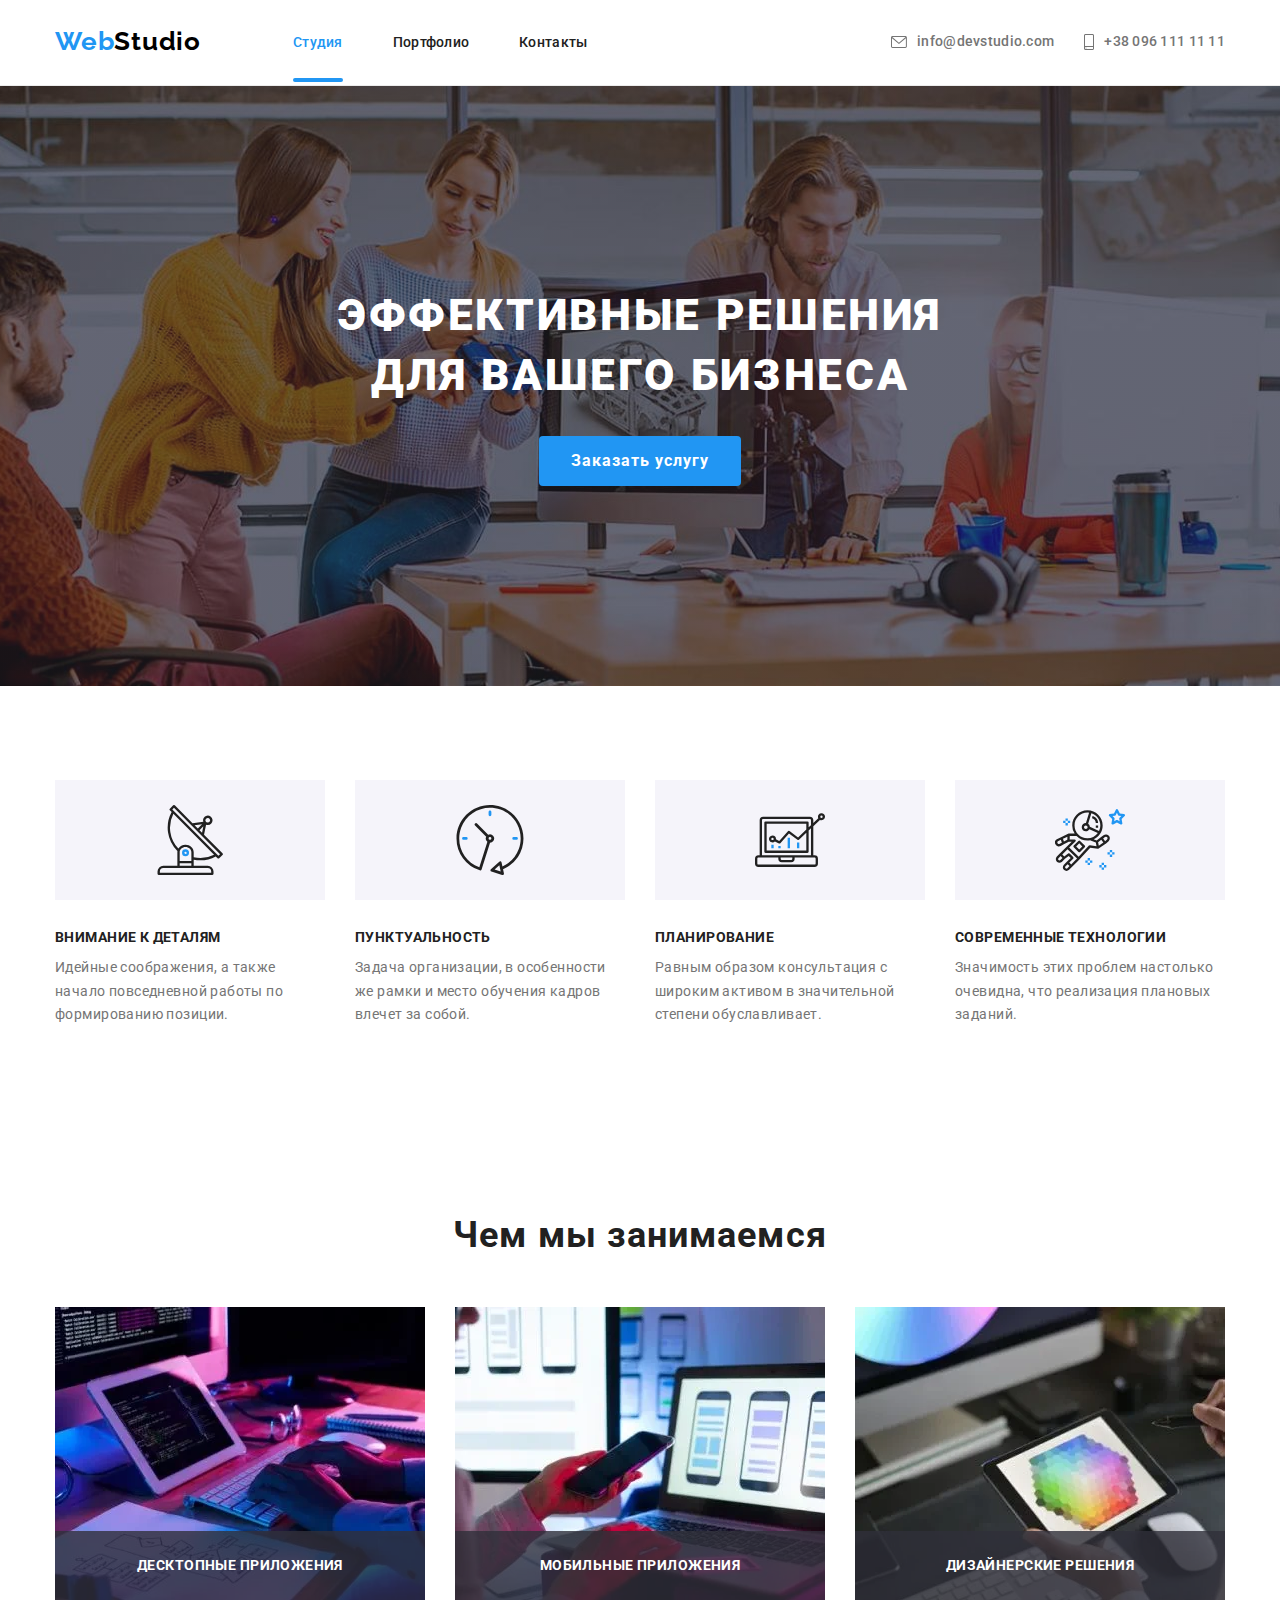
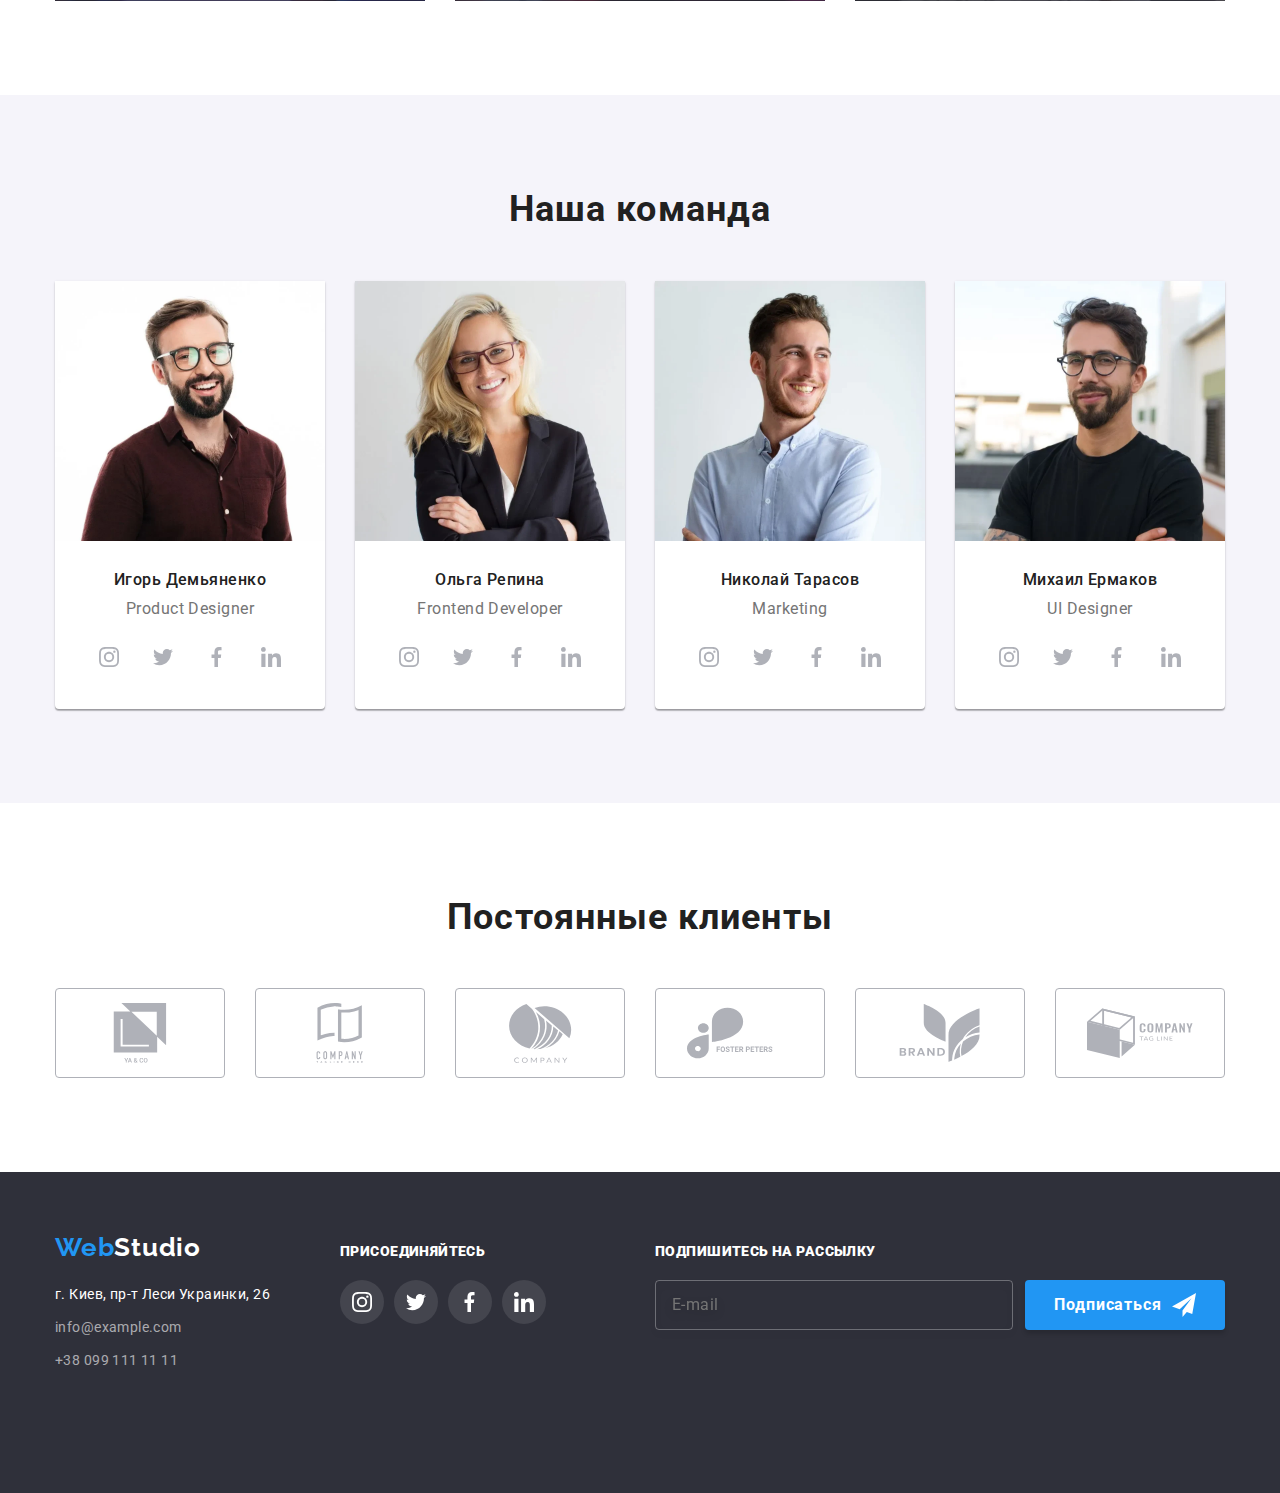
<file: index.html>
<!DOCTYPE html>
<html lang="en">

<head>
  <meta charset="UTF-8" />
  <meta http-equiv="X-UA-Compatible" content="IE=edge" />
  <meta name="viewport" content="width=device-width, initial-scale=1.0" />
  <title>Document</title>
  <link rel="preconnect" href="https://fonts.googleapis.com" />
  <link rel="preconnect" href="https://fonts.gstatic.com" crossorigin />
  <link href="https://fonts.googleapis.com/css2?family=Raleway:wght@700&family=Roboto:wght@400;500;700;900&display=swap"
    rel="stylesheet" />
  <link rel="stylesheet" href="./css/main.min.css" />
</head>

<body data-body>
  <!--Header-->
  <header class="header">
    <div class="container header__container">
      <a class="logo link" href="./index.html" aria-label="Логотип WebStudio">Web<span
          class="logo--dark">Studio</span></a>
      <button class="mobile-menu-btn btn" type="button" aria-label="Кнопка Меню" data-menu-button>
        <svg class="mobile-menu-icon" width="24px" height="16px">
          <use class="mobile-menu-burger" href="./images/symbol-defs.svg#icon-burger-menu"></use>
          <use class="mobile-menu-close" href="./images/symbol-defs.svg#icon-mobile-close"></use>
        </svg>
      </button>
      <!--Mobile menu-->
  <div class="mobile-menu" data-menu>
        <ul class="mobile-menu-nav list">
          <li class="mobile-menu-nav__item">
            <a class="mobile-menu-nav-link nav-link--active link" href="">Студия</a>
          </li>
          <li class="mobile-menu-nav__item">
            <a class="mobile-menu-nav-link link" href="./portfolio.html">Портфолио</a>
          </li>
          <li class="mobile-menu-nav__item">
            <a class="mobile-menu-nav-link link" href="">Контакты</a>
          </li>
        </ul>
        <ul class="mobile-menu-contacts list">
          <li class="mobile-menu-contacts__item">
            <a class="mobile-menu-contacts-link contacts-link--active link" href="tel:+380991111111" aria-label="phone">+38 096 111 11 11</a>
          </li>
          <li class="mobile-menu-contacts__item">
            <a class="mobile-menu-contacts-link link" href="mailto:info@example.com" aria-label="mail">info@devstudio.com</a>
          </li>
        </ul>
        <ul class="mobile-menu-socials list">
          <li class="mobile-menu-socials__item">
            <a class="mobile-menu-socials-link link" href="" target="_blank" rel="noopener nofollow noreferrer" aria-label="Instagram">Instagram</a>
          </li>
          <li class="mobile-menu-socials__item">
            <a class="mobile-menu-socials-link link" href="" target="_blank" rel="noopener nofollow noreferrer" aria-label="Twitter">Twitter</a>
          </li>
          <li class="mobile-menu-socials__item">
            <a class="mobile-menu-socials-link link" href="" target="_blank" rel="noopener nofollow noreferrer" aria-label="Twitter">Facebook</a>
          </li>
          <li class="mobile-menu-socials__item">
            <a class="mobile-menu-socials-link link" href="" target="_blank" rel="noopener nofollow noreferrer" aria-label="LinkedIn">LinkedIn</a>
          </li>
        </ul>
      </div>
      <nav class="nav">
        <ul class="nav-list list">
          <li class="nav-list__item">
            <a class="nav-list__link link nav-list__link--active" href="./index.html">Студия</a>
          </li>
          <li class="nav-list__item">
            <a class="nav-list__link link" href="./portfolio.html">Портфолио</a>
          </li>
          <li class="nav-list__item">
            <a class="nav-list__link link" href="#">Контакты</a>
          </li>
        </ul>
      </nav>
      <ul class="contacts-list list">
        <li class="contacts-list__item">
          <a class="contacts-list__link link" href="mailto:info@devstudio.com" aria-label="phone">
            <svg class="contacts-list__item__icon" width="16" height="12">
              <use href="./images/symbol-defs.svg#icon-envelope"></use>
            </svg>
            info@devstudio.com</a>
        </li>
        <li class="contacts-list__item">
          <a class="contacts-list__link link" href="tel:+380961111111" aria-label="mail">
            <svg class="contacts-list__item__icon" width="10" height="16">
              <use href="./images/symbol-defs.svg#icon-smartphone"></use>
            </svg>
            +38 096 111 11 11</a>
        </li>
      </ul>
    </div>
  </header>
  <!--Main-->
  <main>
    <section class="banner">
      <div class="container">
        <h1 class="banner__title">
          Эффективные решения <br />
          для вашего бизнеса
        </h1>
        <button type="button" class="banner__btn btn" data-modal-open>
          Заказать услугу
        </button>
      </div>
    </section>
    <!--Feature-->
    <h2 class="hidden-title">Особенности</h2>
    <section class="feature">
      <div class="container">
        <ul class="feature-list list">
          <li class="feature-list__item">
            <div class="feature-list__item__icon">
              <svg width="70" height="70">
                <use href="./images/symbol-defs.svg#icon-antenna"></use>
              </svg>
            </div>
            <h3 class="feature__title">Внимание к деталям</h3>
            <p class="feature__txt">
              Идейные соображения, а также начало повседневной работы по
              формированию позиции.
            </p>
          </li>
          <li class="feature-list__item">
            <div class="feature-list__item__icon">
              <svg width="70" height="70">
                <use href="./images/symbol-defs.svg#icon-clock"></use>
              </svg>
            </div>
            <h3 class="feature__title">Пунктуальность</h3>
            <p class="feature__txt">
              Задача организации, в особенности же рамки и место обучения
              кадров влечет за собой.
            </p>
          </li>
          <li class="feature-list__item">
            <div class="feature-list__item__icon">
              <svg width="70" height="70">
                <use href="./images/symbol-defs.svg#icon-diagram"></use>
              </svg>
            </div>
            <h3 class="feature__title">Планирование</h3>
            <p class="feature__txt">
              Равным образом консультация с широким активом в значительной
              степени обуславливает.
            </p>
          </li>
          <li class="feature-list__item">
            <div class="feature-list__item__icon">
              <svg width="70" height="70">
                <use href="./images/symbol-defs.svg#icon-astronaut"></use>
              </svg>
            </div>
            <h3 class="feature__title">Современные технологии</h3>
            <p class="feature__txt">
              Значимость этих проблем настолько очевидна, что реализация
              плановых заданий.
            </p>
          </li>
        </ul>
      </div>
    </section>
    <!--What we do-->
    <section class="about">
      <div class="container about__container">
        <h2 class="title">Чем мы занимаемся</h2>
        <ul class="about-list list">
          <li class="about-list__item">
            <picture>
              <source media="(min-width: 1200px)" srcset="
                    ./images/about/keyboard-lg.webp    1x,
                    ./images/about/keyboard-lg@2x.webp 2x
                  " type="image/webp" />
              <source media="(min-width: 1200px)" srcset="
                    ./images/about/keyboard-lg.jpg    1x,
                    ./images/about/keyboard-lg@2x.jpg 2x
                  " type="image/jpg" />
              <img src="./images/about/keyboard-lg.jpg" alt="Print" width="370" height="294" />
            </picture>
            <p class="about-list__txt">Десктопные приложения</p>
          </li>
          <li class="about-list__item">
            <picture>
              <source media="(min-width: 1200px)" srcset="
                    ./images/about/phone-lg.webp    1x,
                    ./images/about/phone-lg@2x.webp 2x
                  " type="image/webp" />
              <source media="(min-width: 1200px)" srcset="
                    ./images/about/phone-lg.jpg    1x,
                    ./images/about/phone-lg@2x.jpg 2x
                  " type="image/jpg" />
              <img src="./images/about/phone-lg.jpg" alt="Development" width="370" height="294" />
            </picture>
            <p class="about-list__txt">Мобильные приложения</p>
          </li>
          <li class="about-list__item">
            <picture>
              <source media="(min-width: 1200px)" srcset="
                    ./images/about/pen-lg.webp    1x,
                    ./images/about/pen-lg@2x.webp 2x
                  " type="image/webp" />
              <source media="(min-width: 1200px)" srcset="
                    ./images/about/pen-lg.jpg    1x,
                    ./images/about/pen-lg@2x.jpg 2x
                  " type="image/jpg" />
              <img src="./images/about/pen-lg.jpg" alt="Design" width="370" height="294" />
            </picture>
            <p class="about-list__txt">Дизайнерские решения</p>
          </li>
        </ul>
      </div>
    </section>
    <!--Our team-->
    <section class="team">
      <div class="container">
        <h2 class="title">Наша команда</h2>
        <ul class="team-list list">
          <li class="team-list__item">
            <picture>
              <source media="(min-width: 1200px)" srcset="
                    ./images/team/productdesigner-lg.webp    1x,
                    ./images/team/productdesigner-lg@2x.webp 2x
                  " type="image/webp" />
              <source media="(min-width: 1200px)" srcset="
                    ./images/team/productdesigner-lg.jpg    1x,
                    ./images/team/productdesigner-lg@2x.jpg 2x
                  " type="image/jpg" />
              <source media="(min-width: 768px)" srcset="
                    ./images/team/productdesigner-md.webp    1x,
                    ./images/team/productdesigner-md@2x.webp 2x
                  " type="image/webp" />
              <source media="(min-width: 768px)" srcset="
                    ./images/team/productdesigner-md.jpg    1x,
                    ./images/team/productdesigner-md@2x.jpg 2x
                  " type="image/jpg" />
              <source media="(max-width: 767px)" srcset="
                    ./images/team/productdesigner-sm.webp    1x,
                    ./images/team/productdesigner-sm@2x.webp 2x
                  " type="image/webp" />
              <source media="(max-width: 767px)" srcset="
                    ./images/team/productdesigner-sm.jpg    1x,
                    ./images/team/productdesigner-sm@2x.jpg 2x
                  " type="image/jpg" />
              <img src="./images/team/productdesigner-sm.jpg" alt="productdesignerphoto" width="450" height="460" />
            </picture>
            <div class="card-set">
              <h3 class="team__title">Игорь Демьяненко</h3>
              <p class="team__txt">Product Designer</p>
              <ul class="social-media list">
                <li class="social-media__item">
                  <a class="social-media__link link" href="" target="_blank" rel="noopener nofollow noreferrer"><svg
                      class="social-media__link__icon" width="20" height="20" aria-label="instagram">
                      <use href="./images/symbol-defs.svg#icon-instagram"></use>
                    </svg></a>
                </li>
                <li class="social-media__item">
                  <a class="social-media__link link" href="" target="_blank" rel="noopener nofollow noreferrer"><svg
                      class="social-media__link__icon" width="20" height="20" aria-label="twitter">
                      <use href="./images/symbol-defs.svg#icon-twitter"></use>
                    </svg></a>
                </li>
                <li class="social-media__item">
                  <a class="social-media__link link" href="" target="_blank" rel="noopener nofollow noreferrer"><svg
                      class="social-media__link__icon" width="20" height="20" aria-label="twitter">
                      <use href="./images/symbol-defs.svg#icon-facebook"></use>
                    </svg></a>
                </li>
                <li class="social-media__item">
                  <a class="social-media__link link" href="" target="_blank" rel="noopener nofollow noreferrer"><svg
                      class="social-media__link__icon" width="20" height="20" aria-label="linkedin">
                      <use href="./images/symbol-defs.svg#icon-linkedin"></use>
                    </svg></a>
                </li>
              </ul>
            </div>
          </li>
          <li class="team-list__item">
            <picture>
              <source media="(min-width: 1200px)" srcset="
                    ./images/team/frontenddeveloper-lg.webp    1x,
                    ./images/team/frontenddeveloper-lg@2x.webp 2x
                  " type="image/webp" />
              <source media="(min-width: 1200px)" srcset="
                    ./images/team/frontenddeveloper-lg.jpeg   1x,
                    ./images/team/frontenddeveloper-lg@2x.jpg 2x
                  " type="image/jpg" />
              <source media="(min-width: 768px)" srcset="
                    ./images/team/frontenddeveloper-md.webp    1x,
                    ./images/team/frontenddeveloper-md@2x.webp 2x
                  " type="image/webp" />
              <source media="(min-width: 768px)" srcset="
                    ./images/team/frontenddeveloper-md.jpg    1x,
                    ./images/team/frontenddeveloper-md@2x.jpg 2x
                  " type="image/jpg" />
              <source media="(max-width: 767px)" srcset="
                    ./images/team/frontenddeveloper-sm.webp    1x,
                    ./images/team/frontenddeveloper-sm@2x.webp 2x
                  " type="image/webp" />
              <source media="(max-width: 767px)" srcset="
                    ./images/team/frontenddeveloper-sm.jpg    1x,
                    ./images/team/frontenddeveloper-sm@2x.jpg 2x
                  " type="image/jpg" />
              <img src="./images/team/frontenddeveloper-sm.jpg" alt="frontenddeveloperphoto" width="450" height="460" />
            </picture>
            <div class="card-set">
              <h3 class="team__title">Ольга Репина</h3>
              <p class="team__txt">Frontend Developer</p>
              <ul class="social-media list">
                <li class="social-media__item">
                  <a class="social-media__link link" href="" target="_blank" rel="noopener nofollow noreferrer"><svg
                      class="social-media__link__icon" width="20" height="20" aria-label="instagram">
                      <use href="./images/symbol-defs.svg#icon-instagram"></use>
                    </svg></a>
                </li>
                <li class="social-media__item">
                  <a class="social-media__link link" href="" target="_blank" rel="noopener nofollow noreferrer"><svg
                      class="social-media__link__icon" width="20" height="20" aria-label="twitter">
                      <use href="./images/symbol-defs.svg#icon-twitter"></use>
                    </svg></a>
                </li>
                <li class="social-media__item">
                  <a class="social-media__link link" href="" target="_blank" rel="noopener nofollow noreferrer"><svg
                      class="social-media__link__icon" width="20" height="20" aria-label="facebook">
                      <use href="./images/symbol-defs.svg#icon-facebook"></use>
                    </svg></a>
                </li>
                <li class="social-media__item">
                  <a class="social-media__link link" href="" target="_blank" rel="noopener nofollow noreferrer"><svg
                      class="social-media__link__icon" width="20" height="20" aria-label="linkedin">
                      <use href="./images/symbol-defs.svg#icon-linkedin"></use>
                    </svg></a>
                </li>
              </ul>
            </div>
          </li>
          <li class="team-list__item">
            <picture>
              <source media="(min-width: 1200px)" srcset="
                    ./images/team/marketing-lg.webp    1x,
                    ./images/team/marketing-lg@2x.webp 2x
                  " type="image/webp" />
              <source media="(min-width: 1200px)" srcset="
                    ./images/team/marketing-lg.jpg   1x,
                    ./images/team/marketing-lg@2x.jpg 2x
                  " type="image/jpg" />
              <source media="(min-width: 768px)" srcset="
                    ./images/team/marketing-md.webp    1x,
                   ./images/team/marketing-md@2x.webp 2x
                  " type="image/webp" />
              <source media="(min-width: 768px)" srcset="
                    ./images/team/marketing-md.jpg    1x,
                    ./images/team/marketing-md@2x.jpg 2x
                  " type="image/jpg" />
              <source media="(max-width: 767px)" srcset="
                    ./images/team/marketing-sm.webp    1x,
                    ./images/team/marketing-sm@2x.webp 2x
                  " type="image/webp" />
              <source media="(max-width: 767px)" srcset="
                    ./images/team/marketing-sm.jpg    1x,
                    ./images/team/marketing-sm@2x.jpg 2x
                  " type="image/jpg" />
              <img src="./images/team/marketing-sm.jpg" alt="marketingphoto" width="450" height="460" />
            </picture>
            <div class="card-set">
              <h3 class="team__title">Николай Тарасов</h3>
              <p class="team__txt">Marketing</p>
              <ul class="social-media list">
                <li class="social-media__item">
                  <a class="social-media__link link" href="" target="_blank" rel="noopener nofollow noreferrer" aria-label="instagram"><svg
                      class="social-media__link__icon" width="20" height="20">
                      <use href="./images/symbol-defs.svg#icon-instagram"></use>
                    </svg></a>
                </li>
                <li class="social-media__item">
                  <a class="social-media__link link" href="" target="_blank" rel="noopener nofollow noreferrer" aria-label="twitter"><svg
                      class="social-media__link__icon" width="20" height="20">
                      <use href="./images/symbol-defs.svg#icon-twitter"></use>
                    </svg></a>
                </li>
                <li class="social-media__item">
                  <a class="social-media__link link" href="" target="_blank" rel="noopener nofollow noreferrer" aria-label="facebook"><svg
                      class="social-media__link__icon" width="20" height="20">
                      <use href="./images/symbol-defs.svg#icon-facebook"></use>
                    </svg></a>
                </li>
                <li class="social-media__item">
                  <a class="social-media__link link" href="" target="_blank" rel="noopener nofollow noreferrer" aria-label="linkedin"><svg
                      class="social-media__link__icon" width="20" height="20">
                      <use href="./images/symbol-defs.svg#icon-linkedin"></use>
                    </svg></a>
                </li>
              </ul>
            </div>
          </li>
          <li class="team-list__item">
            <picture>
              <source media="(min-width: 1200px)" srcset="
                   ./images/team/uidesigner-lg.webp    1x,
                   ./images/team/uidesigner-lg@2x.webp 2x
                  " type="image/webp" />
              <source media="(min-width: 1200px)" srcset="
                    ./images/team/uidesigner-lg.jpg   1x,
                    ./images/team/uidesigner-lg@2x.jpg 2x
                  " type="image/jpg" />
              <source media="(min-width: 768px)" srcset="
                    ./images/team/uidesigner-md.webp    1x,
                   ./images/team/uidesigner-md@2x.webp 2x
                  " type="image/webp" />
              <source media="(min-width: 768px)" srcset="
                    ./images/team/uidesigner-md.jpg    1x,
                    ./images/team/uidesigner-md@2x.jpg 2x
                  " type="image/jpg" />
              <source media="(max-width: 767px)" srcset="
                   ./images/team/uidesigner-sm.webp    1x,
                    ./images/team/uidesigner-sm@2x.webp 2x
                  " type="image/webp" />
              <source media="(max-width: 767px)" srcset="
                    ./images/team/uidesigner-sm.jpg   1x,
                    ./images/team/uidesigner-sm@2x.jpg 2x
                  " type="image/jpg" />
            <img src="./images/team/uidesigner-sm.jpg" alt="uidesignerphoto" width="450" height="460" />
            </picture>
            <div class="card-set">
              <h3 class="team__title">Михаил Ермаков</h3>
              <p class="team__txt">UI Designer</p>
              <ul class="social-media list">
                <li class="social-media__item">
                  <a class="social-media__link link" href="" target="_blank" rel="noopener nofollow noreferrer" aria-label="instagram"><svg
                      class="social-media__link__icon" width="20" height="20">
                      <use href="./images/symbol-defs.svg#icon-instagram"></use>
                    </svg></a>
                </li>
                <li class="social-media__item">
                  <a class="social-media__link link" href="" target="_blank" rel="noopener nofollow noreferrer" aria-label="twitter"><svg
                      class="social-media__link__icon" width="20" height="20">
                      <use href="./images/symbol-defs.svg#icon-twitter"></use>
                    </svg></a>
                </li>
                <li class="social-media__item">
                  <a class="social-media__link link" href="" target="_blank" rel="noopener nofollow noreferrer" aria-label="facebook"><svg
                      class="social-media__link__icon" width="20" height="20">
                      <use href="./images/symbol-defs.svg#icon-facebook"></use>
                    </svg></a>
                </li>
                <li class="social-media__item">
                  <a class="social-media__link link" href="" target="_blank" rel="noopener nofollow noreferrer" aria-label="linkedin"><svg
                      class="social-media__link__icon" width="20" height="20">
                      <use href="./images/symbol-defs.svg#icon-linkedin"></use>
                    </svg></a>
                </li>
              </ul>
            </div>
          </li>
        </ul>
      </div>
    </section>
    <!--Clients-->
    <section class="clients">
      <div class="container">
        <h2 class="title">Постоянные клиенты</h2>
        <ul class="clients-list list">
          <li class="clients-list__item">
            <a class="clients-list__link link" href="" target="_blank" rel="noopener nofollow noreferrer"><svg
                class="clients-list__link__icon" width="106" height="60">
                <use href="./images/symbol-defs.svg#icon-logo"></use>
              </svg></a>
          </li>
          <li class="clients-list__item">
            <a class="clients-list__link link" href="" target="_blank" rel="noopener nofollow noreferrer"><svg
                class="clients-list__link__icon" width="106" height="60">
                <use href="./images/symbol-defs.svg#icon-logo-1"></use>
              </svg></a>
          </li>
          <li class="clients-list-item">
            <a class="clients-list__link link" href="" target="_blank" rel="noopener nofollow noreferrer"><svg
                class="clients-list__link__icon" width="106" height="60">
                <use href="./images/symbol-defs.svg#icon-logo-2"></use>
              </svg></a>
          </li>
          <li class="clients-list__item">
            <a class="clients-list__link link" href="" target="_blank" rel="noopener nofollow noreferrer"><svg
                class="clients-list__link__icon" width="106" height="60">
                <use href="./images/symbol-defs.svg#icon-logo-3"></use>
              </svg></a>
          </li>
          <li class="clients-list__item">
            <a class="clients-list__link link" href="" target="_blank" rel="noopener nofollow noreferrer"><svg
                class="clients-list__link__icon" width="106" height="60">
                <use href="./images/symbol-defs.svg#icon-logo-4"></use>
              </svg></a>
          </li>
          <li class="clients-list__item">
            <a class="clients-list__link link" href="" target="_blank" rel="noopener nofollow noreferrer"><svg
                class="clients-list__link__icon" width="106" height="60">
                <use href="./images/symbol-defs.svg#icon-logo-5"></use>
              </svg></a>
          </li>
        </ul>
      </div>
    </section>
  </main>
  <!--Footer-->
  <footer class="footer">
    <div class="container">
      <div class="footer__flex">
        <div class="footer-nav">
          <a class="footer-logo link" href="./index.html">Web<span class="logo--light">Studio</span></a>
          <address>
            <ul class="footer-contacts list">
              <li class="footer-contacts__item">
                <a class="footer-nav__link link" href="https://goo.gl/maps/ErCyKZtS9x7sT5QV7" target="_blank"
                  rel="noopener nofollow noreferrer" aria-label="address">г. Киев, пр-т Леси Украинки, 26
                </a>
              </li>
              <li class="footer-contacts__item">
                <a class="footer-contacts__link link" href="mailto:info@example.com" aria-label="mail">info@example.com</a>
              </li>
              <li class="footer-contacts__item">
                <a class="footer-contacts__link link" href="tel:+380991111111" aria-label="phone">+38 099 111 11 11</a>
              </li>
            </ul>
          </address>
        </div>
        <div class="footer-social">
          <p class="footer__subscribe"><strong>присоединяйтесь</strong></p>
          <ul class="footer-social-list list">
            <li class="footer-social__item">
              <a class="footer-social__link" href="" target="_blank" rel="noopener nofollow noreferrer" aria-label="instagram">
                <svg width="20" height="20">
                  <use href="./images/symbol-defs.svg#icon-instagram"></use>
                </svg></a>
            </li>
            <li class="footer-social__item">
              <a class="footer-social__link" href="" target="_blank" rel="noopener nofollow noreferrer" aria-label="twitter">
                <svg width="20" height="20">
                  <use href="./images/symbol-defs.svg#icon-twitter"></use>
                </svg></a>
            </li>
            <li class="footer-social__item">
              <a class="footer-social__link" href="" target="_blank" rel="noopener nofollow noreferrer" aria-label="facebook">
                <svg width="20" height="20">
                  <use href="./images/symbol-defs.svg#icon-facebook"></use>
                </svg></a>
            </li>
            <li class="social-footer-item item">
              <a class="footer-social__link" href="" target="_blank" rel="noopener nofollow noreferrer" aria-label="linkedin">
                <svg width="20" height="20">
                  <use href="./images/symbol-defs.svg#icon-linkedin"></use>
                </svg></a>
            </li>
          </ul>
        </div>
      </div>
      <div class="footer-submit">
        <p class="footer__subscribe"><strong>Подпишитесь на рассылку</strong></p>
        <form class="footer-form">
          <label>
            <input class="footer-form__subscribe" type="email" placeholder="E-mail" required>
          </label>
          <button class="footer-form__btn btn" type="submit">Подписаться
            <svg class="footer-form__btn__icon" width="24" height="24">
              <use href="./images/symbol-defs.svg#icon-send"></use>
            </svg>
          </button>
        </form>
      </div>
    </div>
  </footer>
  <!--Modal-->
  <div class="backdrop is-hidden" data-modal>
    <div class="modal">
      <button class="modal-close-btn btn" type="button" data-modal-close>
        <svg width="11px" height="11px">
          <use href="./images/symbol-defs.svg#icon-close"></use>
        </svg>
      </button>
      <form class="form">
        <p class="form__title">
          <strong>Оставьте свои данные, мы вам перезвоним</strong>
        </p>
        <div class="form-field">
          <label class="form__label"><span class="form__text">Имя</span>
            <input class="form__input" type="text" name="name" required />
            <svg class="form__icon" width="12" height="12">
              <use href="./images/symbol-defs.svg#icon-name"></use>
            </svg>
          </label>
        </div>
        <div class="form-field">
          <label class="form__label"><span class="form__text">Телефон</span>
            <input class="form__input" type="tel" name="tel" required />
            <svg class="form__icon" width="13" height="13">
              <use href="./images/symbol-defs.svg#icon-phone"></use>
            </svg>
          </label>
        </div>
        <div class="form-field">
          <label class="form__label"><span class="form__text">Почта</span>
            <input class="form__input" type="email" name="email" required />
            <svg class="form__icon" width="15" height="12">
              <use href="./images/symbol-defs.svg#icon-mail"></use>
            </svg>
          </label>
        </div>
        <div class="form-field">
        <label class="form__label"><span class="form__text">Комментарий</span>
          <textarea class="form__comment" rows="9" placeholder="Введите текст" required></textarea>
        </label>
        </div>
        <div class="form-field__check">
          <label class="policy__label">
            <input class="form__checkbox hidden-title" type="checkbox" name="user-areement" required />
            <span class="form__checkbox__icon"></span>
            Соглашаюсь с рассылкой и принимаю
            <a class="form__policy-link" href="">Условия договора</a>
          </label>
        </div>
        <button class="form__btn btn" type="submit">Отправить</button>
      </form>
    </div>
  </div>
  <script src="./js/modal.js"></script>
  <script src="./js/menu.js"></script>
</body>

</html>
</file>
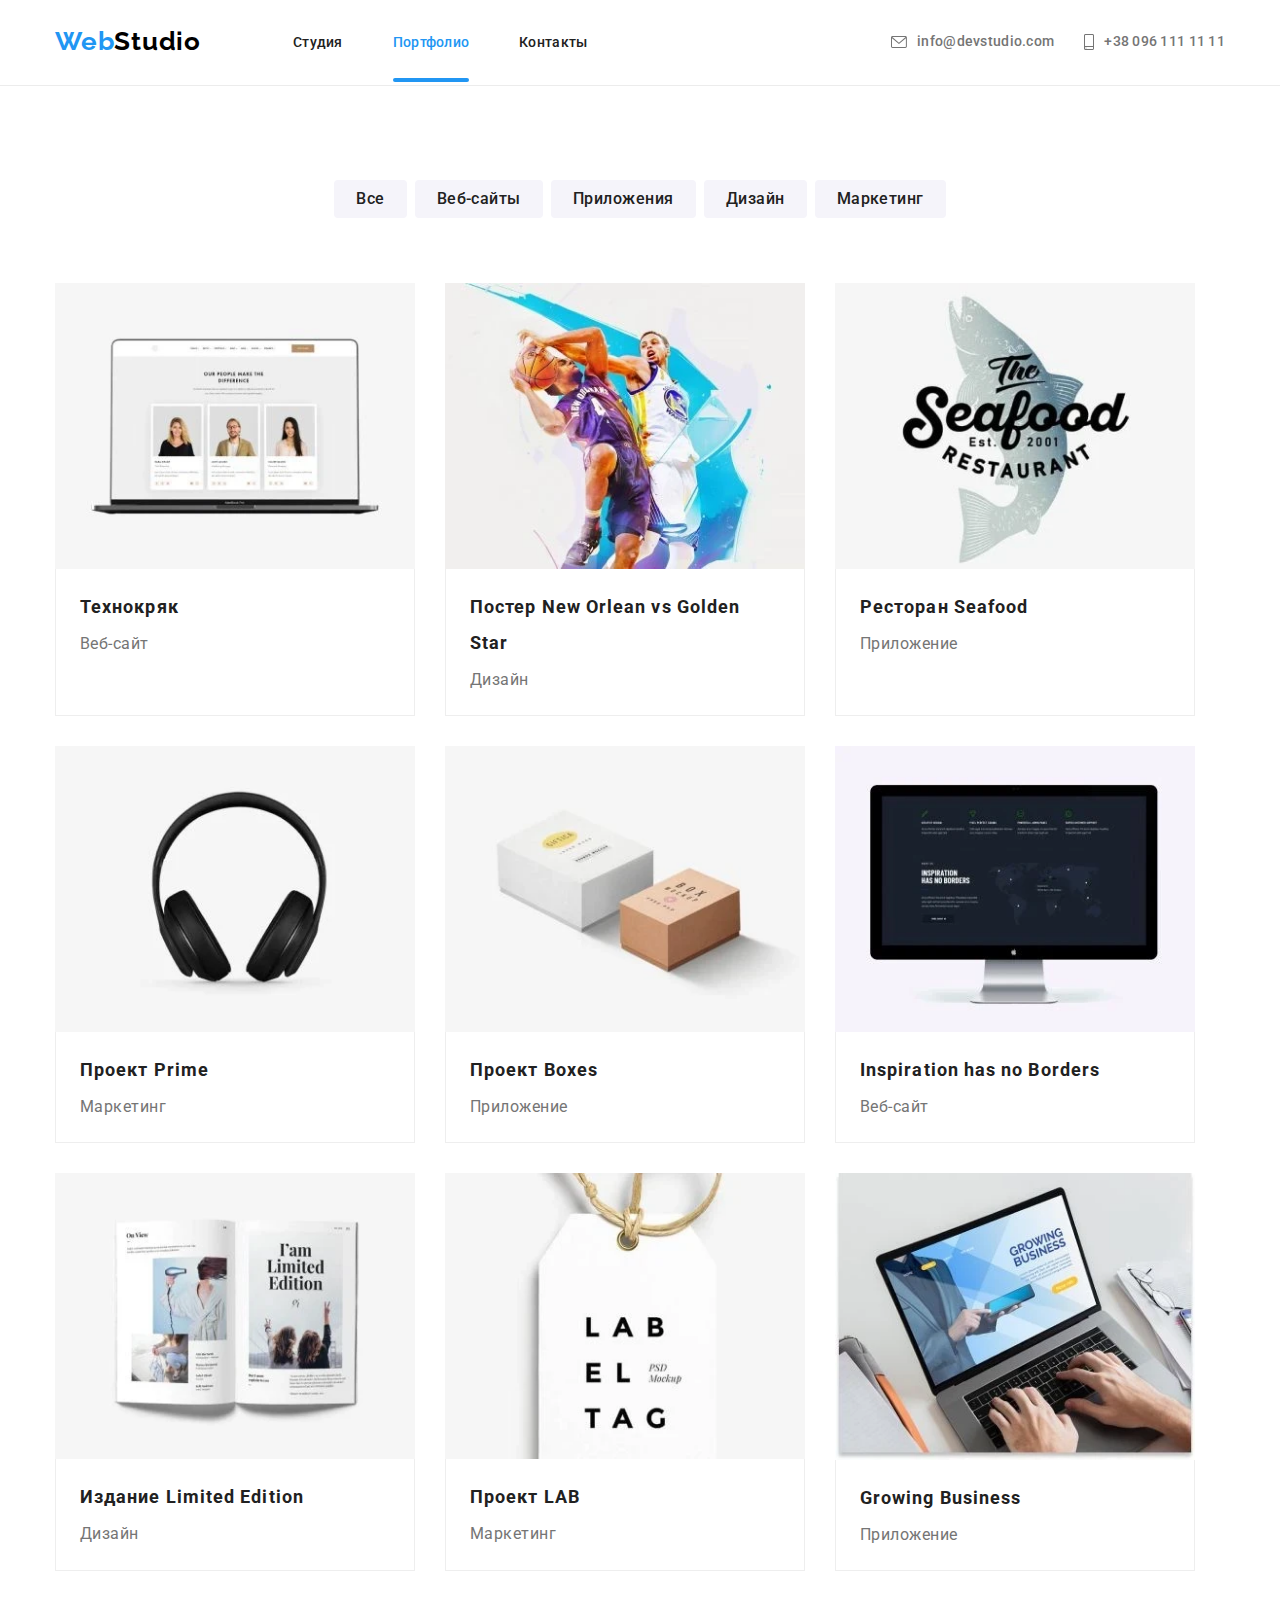
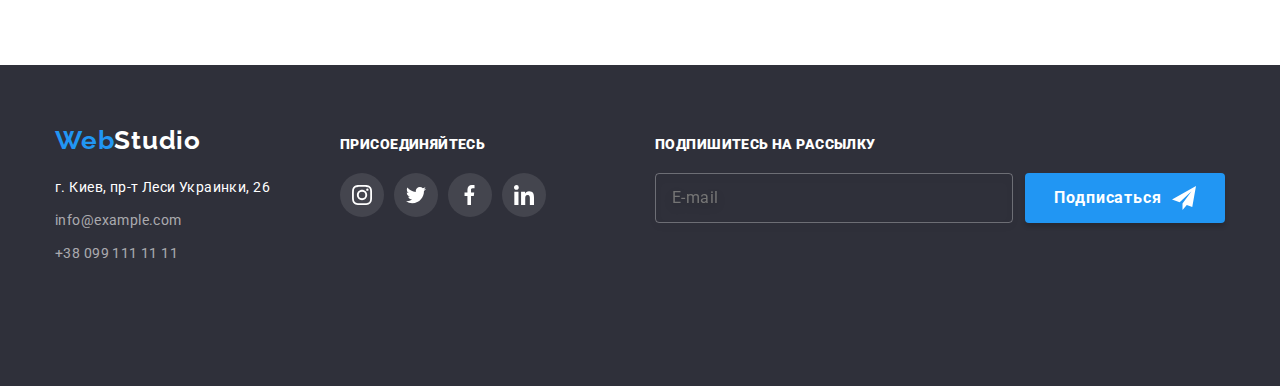
<file: portfolio.html>
<!DOCTYPE html>
<html lang="en">

<head>
  <meta charset="UTF-8" />
  <meta http-equiv="X-UA-Compatible" content="IE=edge" />
  <meta name="viewport" content="width=device-width, initial-scale=1.0" />
  <title>Document</title>
  <link rel="preconnect" href="https://fonts.googleapis.com" />
  <link rel="preconnect" href="https://fonts.gstatic.com" crossorigin />
  <link href="https://fonts.googleapis.com/css2?family=Raleway:wght@700&family=Roboto:wght@400;500;700;900&display=swap"
    rel="stylesheet" />
  <link rel="stylesheet" href="./css/main.min.css" />
</head>

<body>
  <!--Header-->
  <header class="header">
    <div class="container header__container">
      <a class="logo link" href="./index.html" aria-label="Логотип WebStudio">Web<span
          class="logo--dark">Studio</span></a>
      <button class="mobile-menu-btn btn" type="button" aria-label="Кнопка Меню" data-menu-button>
        <svg class="mobile-menu-icon" width="24px" height="16px">
          <use class="mobile-menu-burger" href="./images/symbol-defs.svg#icon-burger-menu"></use>
          <use class="mobile-menu-close" href="./images/symbol-defs.svg#icon-mobile-close"></use>
        </svg>
      </button>
      <!--Mobile menu-->
      <div class="mobile-menu" data-menu>
        <ul class="mobile-menu-nav list">
          <li class="mobile-menu-nav__item">
            <a class="mobile-menu-nav-link link" href="./index.html">Студия</a>
          </li>
          <li class="mobile-menu-nav__item">
            <a class="mobile-menu-nav-link nav-link--active link" href="">Портфолио</a>
          </li>
          <li class="mobile-menu-nav__item">
            <a class="mobile-menu-nav-link link" href="">Контакты</a>
          </li>
        </ul>
        <ul class="mobile-menu-contacts list">
          <li class="mobile-menu-contacts__item">
            <a class="mobile-menu-contacts-link contacts-link--active link" href="tel:+380991111111" aria-label="phone">+38 096 111 11 11</a>
          </li>
          <li class="mobile-menu-contacts__item">
            <a class="mobile-menu-contacts-link link" href="mailto:info@example.com" aria-label="mail">info@devstudio.com</a>
          </li>
        </ul>
        <ul class="mobile-menu-socials list">
          <li class="mobile-menu-socials__item">
            <a class="mobile-menu-socials-link link" href="" target="_blank" rel="noopener nofollow noreferrer" aria-label="Instagram">Instagram</a>
          </li>
          <li class="mobile-menu-socials__item">
            <a class="mobile-menu-socials-link link" href="" target="_blank" rel="noopener nofollow noreferrer" aria-label="Twitter">Twitter</a>
          </li>
          <li class="mobile-menu-socials__item">
            <a class="mobile-menu-socials-link link" href="" target="_blank" rel="noopener nofollow noreferrer" aria-label="Twitter">Facebook</a>
          </li>
          <li class="mobile-menu-socials__item">
            <a class="mobile-menu-socials-link link" href="" target="_blank" rel="noopener nofollow noreferrer" aria-label="LinkedIn">LinkedIn</a>
          </li>
        </ul>
  
      </div>
      <nav class="nav">
        <ul class="nav-list list">
          <li class="nav-list__item">
            <a class="nav-list__link link" href="./index.html">Студия</a>
          </li>
          <li class="nav-list__item">
            <a class="nav-list__link nav-list__link--active link" href="./portfolio.html">Портфолио</a>
          </li>
          <li class="nav-list__item">
            <a class="nav-list__link link" href="#">Контакты</a>
          </li>
        </ul>
      </nav>
      <ul class="contacts-list list">
        <li class="contacts-list__item">
          <a class="contacts-list__link link" href="mailto:info@devstudio.com" aria-label="mail">
            <svg class="contacts-list__item__icon" width="16" height="12">
              <use href="./images/symbol-defs.svg#icon-envelope"></use>
            </svg>
            info@devstudio.com</a>
        </li>
        <li class="contacts-list__item">
          <a class="contacts-list__link link" href="tel:+380961111111" aria-label="phone">
            <svg class="contacts-list__item__icon" width="10" height="16">
              <use href="./images/symbol-defs.svg#icon-smartphone"></use>
            </svg>
            +38 096 111 11 11</a>
        </li>
      </ul>
    </div>
  </header>
  <!--Main-->
  <main>
    <section class="portfolio">
      <div class="container">
        <h1 class="hidden-title">Портфолио</h1>
        <ul class="portfolio-list list">
          <li class="portfolio-list__item">
            <button type="button" class="portfolio-list__btn btn">Все</button>
          </li>
          <li class="portfolio-list__item">
            <button type="button" class="portfolio-list__btn btn">Веб-сайты</button>
          </li>
          <li class="portfolio-list__item">
            <button type="button" class="portfolio-list__btn btn">Приложения</button>
          </li>
          <li class="portfolio-list__item">
            <button type="button" class="portfolio-list__btn btn">Дизайн</button>
          </li>
          <li class="portfolio-list__item">
            <button type="button" class="portfolio-list__btn btn">Маркетинг</button>
          </li>
        </ul>
        <ul class="example-list list">
          <li class="example-list__item">
            <a class="example-list__link link" href="#" target="_blank" rel="noopener nofollow noreferrer">
              <div class="example-overlay">
                <picture>
                  <source media="(min-width: 1200px)" srcset="
                   ./images/portfolio/project1-lg.webp    1x,
                   ./images/portfolio/project1-lg@2x.webp 2x
                  " type="image/webp" />
              <source media="(min-width: 1200px)" srcset="
                    ./images/portfolio/project1-lg.jpg   1x,
                    ./images/portfolio/project1-lg@2x.jpg 2x
                  " type="image/jpg" />
              <source media="(min-width: 768px)" srcset="
                    ./images/portfolio/project1-md.webp    1x,
                   ./images/portfolio/project1-md@2x.webp 2x
                  " type="image/webp" />
              <source media="(min-width: 768px)" srcset="
                    ./images/portfolio/project1-md.jpg    1x,
                    ./images/portfolio/project1-md@2x.jpg 2x
                  " type="image/jpg" />
              <source media="(max-width: 767px)" srcset="
                   ./images/portfolio/project1-sm.webp    1x,
                    ./images/portfolio/project1-sm@2x.webp 2x
                  " type="image/webp" />
              <source media="(max-width: 767px)" srcset="
                    ./images/portfolio/project1-sm.jpg   1x,
                    ./images/portfolio/project1-sm@2x.jpg 2x
                  " type="image/jpg" />
                <img src="./images/portfolio/project1-sm.jpg" alt="Technoquack " width="450" height="294" />
                </picture>
                <div class="example__overlay">
                  <p class="example__desc">
                    Ресурс предлагает комплексные предложения с разным уровнем
                    функционала и сервисов. Все это позволит посетителю
                    получить исчерпывающие сведения о компании или частном
                    лице.
                  </p>
                </div>
              </div>
              <div class="apps">
                <h2 class="apps__title">Технокряк</h2>
                <p class="apps__txt">Веб-сайт</p>
              </div>
            </a>
          </li>
          <li class="example-list__item">
            <a class="example-list__link link" href="" target="_blank" rel="noopener nofollow noreferrer">
              <div class="example-overlay">
                <picture>
              <source media="(min-width: 1200px)" srcset="
                   ./images/portfolio/project2-lg.webp    1x,
                   ./images/portfolio/project2-lg@2x.webp 2x
                  " type="image/webp" />
              <source media="(min-width: 1200px)" srcset="
                    ./images/portfolio/project2-lg.jpg   1x,
                    ./images/portfolio/project2-lg@2x.jpg 2x
                  " type="image/jpg" />
              <source media="(min-width: 768px)" srcset="
                    ./images/portfolio/project2-md.webp    1x,
                   ./images/portfolio/project2-md@2x.webp 2x
                  " type="image/webp" />
              <source media="(min-width: 768px)" srcset="
                    ./images/portfolio/project2-md.jpg    1x,
                    ./images/portfolio/project2-md@2x.jpg 2x
                  " type="image/jpg" />
              <source media="(max-width: 767px)" srcset="
                   ./images/portfolio/project2-sm.webp    1x,
                    ./images/portfolio/project2-sm@2x.webp 2x
                  " type="image/webp" />
              <source media="(max-width: 767px)" srcset="
                    ./images/portfolio/project2-sm.jpg   1x,
                    ./images/portfolio/project2-sm@2x.jpg 2x
                  " type="image/jpg" />
                <img src="./images/portfolio/project2-sm.jpg" alt="Poster New Orlean vs Golden Star" width="450" height="294" />
                </picture>
                <div class="example__overlay">
                  <p class="example__desc">
                    Ресурс предлагает комплексные предложения с разным уровнем
                    функционала и сервисов. Все это позволит посетителю
                    получить исчерпывающие сведения о компании или частном
                    лице.
                  </p>
                </div>
              </div>
              <div class="apps">
                <h2 class="apps__title">Постер New Orlean vs Golden Star</h2>
                <p class="apps__txt">Дизайн</p>
              </div>
            </a>
          </li>
          <li class="example-list__item">
            <a class="example-list__link link" href="" target="_blank" rel="noopener nofollow noreferrer">
              <div class="example-overlay">
                <picture>
              <source media="(min-width: 1200px)" srcset="
                   ./images/portfolio/project3-lg.webp    1x,
                   ./images/portfolio/project3-lg@2x.webp 2x
                  " type="image/webp" />
              <source media="(min-width: 1200px)" srcset="
                    ./images/portfolio/project3-lg.jpg   1x,
                    ./images/portfolio/project3-lg@2x.jpg 2x
                  " type="image/jpg" />
              <source media="(min-width: 768px)" srcset="
                    ./images/portfolio/project3-md.webp    1x,
                   ./images/portfolio/project3-md@2x.webp 2x
                  " type="image/webp" />
              <source media="(min-width: 768px)" srcset="
                    ./images/portfolio/project3-md.jpg    1x,
                    ./images/portfolio/project3-md@2x.jpg 2x
                  " type="image/jpg" />
              <source media="(max-width: 767px)" srcset="
                   ./images/portfolio/project3-sm.webp    1x,
                    ./images/portfolio/project3-sm@2x.webp 2x
                  " type="image/webp" />
              <source media="(max-width: 767px)" srcset="
                    ./images/portfolio/project3-sm.jpg   1x,
                    ./images/portfolio/project3-sm@2x.jpg 2x
                  " type="image/jpg" />
                <img src="./images/portfolio/project3-sm.jpg" alt="Restaurant Seafood" width="450" height="294" />
                </picture>
                <div class="example__overlay">
                  <p class="example__desc">
                    Ресурс предлагает комплексные предложения с разным уровнем
                    функционала и сервисов. Все это позволит посетителю
                    получить исчерпывающие сведения о компании или частном
                    лице.
                  </p>
                </div>
              </div>
              <div class="apps">
                <h2 class="apps__title">Ресторан Seafood</h2>
                <p class="apps__txt">Приложение</p>
              </div>
            </a>
          </li>
          <li class="example-list__item">
            <a class="example-list__link link" href="" target="_blank" rel="noopener nofollow noreferrer">
              <div class="example-overlay">
                <picture>
              <source media="(min-width: 1200px)" srcset="
                   ./images/portfolio/project4-lg.webp    1x,
                   ./images/portfolio/project4-lg@2x.webp 2x
                  " type="image/webp" />
              <source media="(min-width: 1200px)" srcset="
                    ./images/portfolio/project4-lg.jpg   1x,
                    ./images/portfolio/project4-lg@2x.jpg 2x
                  " type="image/jpg" />
              <source media="(min-width: 768px)" srcset="
                    ./images/portfolio/project4-md.webp    1x,
                   ./images/portfolio/project4-md@2x.webp 2x
                  " type="image/webp" />
              <source media="(min-width: 768px)" srcset="
                    ./images/portfolio/project4-md.jpg    1x,
                    ./images/portfolio/project4-md@2x.jpg 2x
                  " type="image/jpg" />
              <source media="(max-width: 767px)" srcset="
                   ./images/portfolio/project4-sm.webp    1x,
                    ./images/portfolio/project4-sm@2x.webp 2x
                  " type="image/webp" />
              <source media="(max-width: 767px)" srcset="
                    ./images/portfolio/project4-sm.jpg   1x,
                    ./images/portfolio/project4-sm@2x.jpg 2x
                  " type="image/jpg" />
                <img src="./images/portfolio/project4-sm.jpg" alt="Project Prime" width="450" height="294" />
                </picture>
                <div class="example__overlay">
                  <p class="example__desc">
                    Ресурс предлагает комплексные предложения с разным уровнем
                    функционала и сервисов. Все это позволит посетителю
                    получить исчерпывающие сведения о компании или частном
                    лице.
                  </p>
                </div>
              </div>
              <div class="apps">
                <h2 class="apps__title">Проект Prime</h2>
                <p class="apps__txt">Маркетинг</p>
              </div>
            </a>
          </li>
          <li class="example-list__item">
            <a class="example-list__link link" href="" target="_blank" rel="noopener nofollow noreferrer">
              <div class="example-overlay">
                <picture>
              <source media="(min-width: 1200px)" srcset="
                   ./images/portfolio/project5-lg.webp    1x,
                   ./images/portfolio/project5-lg@2x.webp 2x
                  " type="image/webp" />
              <source media="(min-width: 1200px)" srcset="
                    ./images/portfolio/project5-lg.jpg   1x,
                    ./images/portfolio/project5-lg@2x.jpg 2x
                  " type="image/jpg" />
              <source media="(min-width: 768px)" srcset="
                    ./images/portfolio/project5-md.webp    1x,
                   ./images/portfolio/project5-md@2x.webp 2x
                  " type="image/webp" />
              <source media="(min-width: 768px)" srcset="
                    ./images/portfolio/project5-md.jpg    1x,
                    ./images/portfolio/project5-md@2x.jpg 2x
                  " type="image/jpg" />
              <source media="(max-width: 767px)" srcset="
                   ./images/portfolio/project5-sm.webp    1x,
                    ./images/portfolio/project5-sm@2x.webp 2x
                  " type="image/webp" />
              <source media="(max-width: 767px)" srcset="
                    ./images/portfolio/project5-sm.jpg   1x,
                    ./images/portfolio/project5-sm@2x.jpg 2x
                  " type="image/jpg" />
                <img src="./images/portfolio/project5-sm.jpg" alt="Project Boxes" width="450" height="294" />
                </picture>
                <div class="example__overlay">
                  <p class="example__desc">
                    Ресурс предлагает комплексные предложения с разным уровнем
                    функционала и сервисов. Все это позволит посетителю
                    получить исчерпывающие сведения о компании или частном
                    лице.
                  </p>
                </div>
              </div>
              <div class="apps">
                <h2 class="apps__title">Проект Boxes</h2>
                <p class="apps__txt">Приложение</p>
              </div>
            </a>
          </li>
          <li class="example-list__item">
            <a class="example-list__link link" href="" target="_blank" rel="noopener nofollow noreferrer">
              <div class="example-overlay">
                <picture>
              <source media="(min-width: 1200px)" srcset="
                   ./images/portfolio/project6-lg.webp    1x,
                   ./images/portfolio/project6-lg@2x.webp 2x
                  " type="image/webp" />
              <source media="(min-width: 1200px)" srcset="
                    ./images/portfolio/project6-lg.jpg   1x,
                    ./images/portfolio/project6-lg@2x.jpg 2x
                  " type="image/jpg" />
              <source media="(min-width: 768px)" srcset="
                    ./images/portfolio/project6-md.webp    1x,
                   ./images/portfolio/project6-md@2x.webp 2x
                  " type="image/webp" />
              <source media="(min-width: 768px)" srcset="
                    ./images/portfolio/project6-md.jpg    1x,
                    ./images/portfolio/project6-md@2x.jpg 2x
                  " type="image/jpg" />
              <source media="(max-width: 767px)" srcset="
                   ./images/portfolio/project6-sm.webp    1x,
                    ./images/portfolio/project6-sm@2x.webp 2x
                  " type="image/webp" />
              <source media="(max-width: 767px)" srcset="
                    ./images/portfolio/project6-sm.jpg   1x,
                    ./images/portfolio/project6-sm@2x.jpg 2x
                  " type="image/jpg" />                  
                <img src="./images/portfolio/project6-sm.jpg" alt="Inspiration has no Borders" width="450" height="294" />
                </picture>
                <div class="example__overlay">
                  <p class="example__desc">
                    Ресурс предлагает комплексные предложения с разным уровнем
                    функционала и сервисов. Все это позволит посетителю
                    получить исчерпывающие сведения о компании или частном
                    лице.
                  </p>
                </div>
              </div>
              <div class="apps">
                <h2 class="apps__title">Inspiration has no Borders</h2>
                <p class="apps__txt">Веб-сайт</p>
              </div>
            </a>
          </li>
          <li class="example-list__item">
            <a class="example-list__link link" href="" target="_blank" rel="noopener nofollow noreferrer">
              <div class="example-overlay">
                <picture>
              <source media="(min-width: 1200px)" srcset="
                   ./images/portfolio/project7-lg.webp    1x,
                   ./images/portfolio/project7-lg@2x.webp 2x
                  " type="image/webp" />
              <source media="(min-width: 1200px)" srcset="
                    ./images/portfolio/project7-lg.jpg   1x,
                    ./images/portfolio/project7-lg@2x.jpg 2x
                  " type="image/jpg" />
              <source media="(min-width: 768px)" srcset="
                    ./images/portfolio/project7-md.webp    1x,
                   ./images/portfolio/project7-md@2x.webp 2x
                  " type="image/webp" />
              <source media="(min-width: 768px)" srcset="
                    ./images/portfolio/project7-md.jpg    1x,
                    ./images/portfolio/project7-md@2x.jpg 2x
                  " type="image/jpg" />
              <source media="(max-width: 767px)" srcset="
                   ./images/portfolio/project7-sm.webp    1x,
                    ./images/portfolio/project7-sm@2x.webp 2x
                  " type="image/webp" />
              <source media="(max-width: 767px)" srcset="
                    ./images/portfolio/project7-sm.jpg   1x,
                    ./images/portfolio/project7-sm@2x.jpg 2x
                  " type="image/jpg" />
                <img src="./images/portfolio/project7-sm.jpg" alt="Edition Limited Edition" width="450" height="294" />
                </picture>
                <div class="example__overlay">
                  <p class="example__desc">
                    Ресурс предлагает комплексные предложения с разным уровнем
                    функционала и сервисов. Все это позволит посетителю
                    получить исчерпывающие сведения о компании или частном
                    лице.
                  </p>
                </div>
              </div>
              <div class="apps">
                <h2 class="apps__title">Издание Limited Edition</h2>
                <p class="apps__txt">Дизайн</p>
              </div>
            </a>
          </li>
          <li class="example-list__item">
            <a class="example-list__link link" href="" target="_blank" rel="noopener nofollow noreferrer">
              <div class="example-overlay">
                <picture>
              <source media="(min-width: 1200px)" srcset="
                   ./images/portfolio/project8-lg.webp    1x,
                   ./images/portfolio/project8-lg@2x.webp 2x
                  " type="image/webp" />
              <source media="(min-width: 1200px)" srcset="
                    ./images/portfolio/project8-lg.jpg   1x,
                    ./images/portfolio/project8-lg@2x.jpg 2x
                  " type="image/jpg" />
              <source media="(min-width: 768px)" srcset="
                    ./images/portfolio/project8-md.webp    1x,
                   ./images/portfolio/project8-md@2x.webp 2x
                  " type="image/webp" />
              <source media="(min-width: 768px)" srcset="
                    ./images/portfolio/project8-md.jpg    1x,
                    ./images/portfolio/project8-md@2x.jpg 2x
                  " type="image/jpg" />
              <source media="(max-width: 767px)" srcset="
                   ./images/portfolio/project8-sm.webp    1x,
                    ./images/portfolio/project8-sm@2x.webp 2x
                  " type="image/webp" />
              <source media="(max-width: 767px)" srcset="
                    ./images/portfolio/project8-sm.jpg   1x,
                    ./images/portfolio/project8-sm@2x.jpg 2x
                  " type="image/jpg" />
                <img src="./images/portfolio/project8-sm.jpg" alt="Project LAB" width="450" height="294" />
                </picture>
                <div class="example__overlay">
                  <p class="example__desc">
                    Ресурс предлагает комплексные предложения с разным уровнем
                    функционала и сервисов. Все это позволит посетителю
                    получить исчерпывающие сведения о компании или частном
                    лице.
                  </p>
                </div>
              </div>
              <div class="apps">
                <h2 class="apps__title">Проект LAB</h2>
                <p class="apps__txt">Маркетинг</p>
              </div>
            </a>
          </li>
          <li class="example-list__item">
            <a class="example-list__link link" href="" target="_blank" rel="noopener nofollow noreferrer">
              <div class="example-overlay">
                <picture>
              <source media="(min-width: 1200px)" srcset="
                   ./images/portfolio/project9-lg.webp    1x,
                   ./images/portfolio/project9-lg@2x.webp 2x
                  " type="image/webp" />
              <source media="(min-width: 1200px)" srcset="
                    ./images/portfolio/project9-lg.jpg   1x,
                    ./images/portfolio/project9-lg@2x.jpg 2x
                  " type="image/jpg" />
              <source media="(min-width: 768px)" srcset="
                    ./images/portfolio/project9-md.webp    1x,
                   ./images/portfolio/project9-md@2x.webp 2x
                  " type="image/webp" />
              <source media="(min-width: 768px)" srcset="
                    ./images/portfolio/project9-md.jpg    1x,
                    ./images/portfolio/project9-md@2x.jpg 2x
                  " type="image/jpg" />
              <source media="(max-width: 767px)" srcset="
                   ./images/portfolio/project9-sm.webp    1x,
                    ./images/portfolio/project9-sm@2x.webp 2x
                  " type="image/webp" />
              <source media="(max-width: 767px)" srcset="
                    ./images/portfolio/project9-sm.jpg   1x,
                    ./images/portfolio/project9-sm@2x.jpg 2x
                  " type="image/jpg" />
                <img src="./images/portfolio/project9-sm.jpg" alt="Growing Business" width="450" height="294" />
                </picture>
                <div class="example__overlay">
                  <p class="example__desc">
                    Ресурс предлагает комплексные предложения с разным уровнем
                    функционала и сервисов. Все это позволит посетителю
                    получить исчерпывающие сведения о компании или частном
                    лице.
                  </p>
                </div>
              </div>
              <div class="apps">
                <h2 class="apps__title">Growing Business</h2>
                <p class="apps__txt">Приложение</p>
              </div>
            </a>
          </li>
        </ul>
      </div>
    </section>
  </main>
  <!--Footer-->
  <footer class="footer">
    <div class="container">
      <div class="footer__flex">
        <div class="footer-nav">
          <a class="footer-logo link" href="./index.html">Web<span class="logo--light">Studio</span></a>
          <address>
            <ul class="footer-contacts list">
              <li class="footer-contacts__item">
                <a class="footer-nav__link link" href="https://goo.gl/maps/ErCyKZtS9x7sT5QV7" target="_blank"
                  rel="noopener nofollow noreferrer" aria-label="address">г. Киев, пр-т Леси Украинки, 26
                </a>
              </li>
              <li class="footer-contacts__item">
                <a class="footer-contacts__link link" href="mailto:info@example.com" aria-label="mail">info@example.com</a>
              </li>
              <li class="footer-contacts__item">
                <a class="footer-contacts__link link" href="tel:+380991111111" aria-label="phone">+38 099 111 11 11</a>
              </li>
            </ul>
          </address>
        </div>
        <div class="footer-social">
          <p class="footer__subscribe"><strong>присоединяйтесь</strong></p>
          <ul class="footer-social-list list">
            <li class="footer-social__item">
              <a class="footer-social__link" href="" target="_blank" rel="noopener nofollow noreferrer" aria-label="instagram">
                <svg width="20" height="20">
                  <use href="./images/symbol-defs.svg#icon-instagram"></use>
                </svg></a>
            </li>
            <li class="footer-social__item">
              <a class="footer-social__link" href="" target="_blank" rel="noopener nofollow noreferrer" aria-label="twitter">
                <svg width="20" height="20">
                  <use href="./images/symbol-defs.svg#icon-twitter"></use>
                </svg></a>
            </li>
            <li class="footer-social__item">
              <a class="footer-social__link" href="" target="_blank" rel="noopener nofollow noreferrer" aria-label="facebook">
                <svg width="20" height="20">
                  <use href="./images/symbol-defs.svg#icon-facebook"></use>
                </svg></a>
            </li>
            <li class="social-footer-item item">
              <a class="footer-social__link" href="" target="_blank" rel="noopener nofollow noreferrer" aria-label="linkedin">
                <svg width="20" height="20">
                  <use href="./images/symbol-defs.svg#icon-linkedin"></use>
                </svg></a>
            </li>
          </ul>
        </div>
      </div>
      <div class="footer-submit">
        <p class="footer__subscribe"><strong>Подпишитесь на рассылку</strong></p>
        <form class="footer-form">
          <label>
            <input class="footer-form__subscribe" type="email" placeholder="E-mail" required>
          </label>
          <button class="footer-form__btn btn" type="submit">Подписаться
            <svg class="footer-form__btn__icon" width="24" height="24">
              <use href="./images/symbol-defs.svg#icon-send"></use>
            </svg>
          </button>
        </form>
      </div>
    </div>
  </footer>
  <script src="./js/menu.js"></script>

</body>

</html>
</file>
<file: css/main.min.css>
:root{--primary-color: #2196F3;--secondary-color: #2F303A;--dark-color: #212121;--grey-color: #757575;--grey-txt-color: #AFB1B8;--light-color: #F5F4FA;--white-color: #ffffff;--blue-color: #188CE8;--primary-font: "Roboto", sans-serif;--secondary-font: "Raleway", sans-serif}.hidden-title{position:absolute;width:1px;height:1px;margin:-1px;border:0;padding:0;white-space:nowrap;-webkit-clip-path:inset(100%);clip-path:inset(100%);clip:rect(0 0 0 0);overflow:hidden}/*! modern-normalize v1.1.0 | MIT License | https://github.com/sindresorhus/modern-normalize */*,::before,::after{-webkit-box-sizing:border-box;box-sizing:border-box}html{line-height:1.15;-webkit-text-size-adjust:100%;-moz-tab-size:4;-o-tab-size:4;tab-size:4}body{margin:0;font-family:system-ui,-apple-system,"Segoe UI",Roboto,Helvetica,Arial,sans-serif,"Apple Color Emoji","Segoe UI Emoji"}hr{height:0;color:inherit}abbr[title]{-webkit-text-decoration:underline dotted;text-decoration:underline dotted}b,strong{font-weight:bolder}code,kbd,samp,pre{font-family:ui-monospace,SFMono-Regular,Consolas,"Liberation Mono",Menlo,monospace;font-size:1em}small{font-size:80%}sub,sup{font-size:75%;line-height:0;position:relative;vertical-align:baseline}sub{bottom:-0.25em}sup{top:-0.5em}table{text-indent:0;border-color:inherit}button,input,optgroup,select,textarea{font-family:inherit;font-size:100%;line-height:1.15;margin:0}button,select{text-transform:none}button,[type=button],[type=reset],[type=submit]{-webkit-appearance:button}::-moz-focus-inner{border-style:none;padding:0}:-moz-focusring{outline:1px dotted ButtonText}:-moz-ui-invalid{box-shadow:none}legend{padding:0}progress{vertical-align:baseline}::-webkit-inner-spin-button,::-webkit-outer-spin-button{height:auto}[type=search]{-webkit-appearance:textfield;outline-offset:-2px}::-webkit-search-decoration{-webkit-appearance:none}::-webkit-file-upload-button{-webkit-appearance:button;font:inherit}summary{display:list-item}h1,h2,h3,h4,h5,p{margin:0}img{display:block;max-width:100%;height:auto}.link{margin:0;text-decoration:none;font-style:normal}.list{margin:0;padding:0;list-style:none}.btn{cursor:pointer}.no-scroll{overflow:hidden}body{background-color:var(--white-color);color:var(--dark-color);font-family:var(--primary-font);font-size:14px;letter-spacing:.03em}.container{width:100%;padding-left:15px;padding-right:15px;margin:0;margin-left:auto;margin-right:auto}@media screen and (min-width: 480px){.container{max-width:480px}}@media screen and (min-width: 768px){.container{max-width:768px}}@media screen and (min-width: 1200px){.container{max-width:1200px}}.title{margin-bottom:30px;font-weight:700;font-size:28px;line-height:1.17;text-align:center;letter-spacing:.03em;color:var(--dark-color)}@media screen and (min-width: 1200px){.title{margin-bottom:50px;font-size:36px;line-height:1.16}}.logo{display:block;-webkit-box-align:center;-ms-flex-align:center;align-items:center;padding-top:16px;padding-bottom:16px;font-family:var(--secondary-font);font-weight:700;font-size:26px;line-height:1.38;letter-spacing:.03em;color:var(--primary-color)}@media screen and (min-width: 768px){.logo{padding-top:26px;padding-bottom:26px;width:134px}}@media screen and (min-width: 1200px){.logo{padding-top:24px;padding-bottom:25px;width:145px}}.footer-logo{display:block;margin-bottom:20px;font-family:var(--secondary-font);font-weight:700;font-size:24px;line-height:1.16;letter-spacing:.03em;color:var(--primary-color)}@media screen and (min-width: 1200px){.footer-logo{font-size:26px;line-height:1.19}}.logo--dark{font-size:26px;line-height:1.38;letter-spacing:.03em;color:#000}.logo--light{color:var(--white-color)}.header{border-bottom:1px solid #ececec}.header__container{display:-webkit-box;display:-ms-flexbox;display:flex;-webkit-box-align:center;-ms-flex-align:center;align-items:center}.nav{display:none}@media screen and (min-width: 768px){.nav{display:-webkit-box;display:-ms-flexbox;display:flex;-webkit-box-align:center;-ms-flex-align:center;align-items:center;margin-left:88px}}@media screen and (min-width: 768px){.nav{margin-left:93px}}.nav-list{display:-webkit-box;display:-ms-flexbox;display:flex;-webkit-box-align:center;-ms-flex-align:center;align-items:center}.nav-list__item:not(:last-child){margin-right:50px}.nav-list__link{position:relative;padding:32px 0;font-weight:500;font-size:14px;line-height:1.14;letter-spacing:.02em;color:var(--dark-color);-webkit-transition:color 250ms cubic-bezier(0.4, 0, 0.2, 1);transition:color 250ms cubic-bezier(0.4, 0, 0.2, 1)}.nav-list__link:hover,.nav-list__link:focus{color:var(--primary-color)}.nav-list__link--active{color:var(--primary-color)}.nav-list__link--active::after{position:absolute;content:"";bottom:0;left:0;border-radius:2px;width:100%;height:4px;background-color:var(--primary-color)}.contacts-list{display:none}@media screen and (min-width: 768px){.contacts-list{display:-webkit-box;display:-ms-flexbox;display:flex;-webkit-box-align:center;-ms-flex-align:center;align-items:center;-ms-flex-wrap:wrap;flex-wrap:wrap;margin-left:84px}}@media screen and (min-width: 1200px){.contacts-list{-ms-flex-wrap:nowrap;flex-wrap:nowrap;margin-left:auto;gap:30px}}.contacts-list__item{gap:50px}.contacts-list__link{padding:32px 0;font-weight:500;font-size:14px;line-height:1.14;display:-webkit-box;display:-ms-flexbox;display:flex;-webkit-box-align:center;-ms-flex-align:center;align-items:center;letter-spacing:.02em;color:var(--grey-color);-webkit-transition:color 250ms cubic-bezier(0.4, 0, 0.2, 1);transition:color 250ms cubic-bezier(0.4, 0, 0.2, 1)}.contacts-list__link:hover,.contacts-list__link:focus{color:var(--primary-color)}@media screen and (min-width: 768px){.contacts-list__link{padding:0;margin-bottom:10px;font-size:12px;line-height:1.16}}@media screen and (min-width: 1200px){.contacts-list__link{margin:0;font-size:14px;line-height:1.14}}.contacts-list__item__icon{margin-right:10px;fill:currentColor}.footer{text-align:center;padding:60px 0px;background-color:var(--secondary-color)}@media screen and (min-width: 1200px){.footer .container{display:-webkit-box;display:-ms-flexbox;display:flex;-webkit-box-align:baseline;-ms-flex-align:baseline;align-items:baseline;text-align:left}}@media screen and (min-width: 768px){.footer__flex{display:-webkit-box;display:-ms-flexbox;display:flex;gap:30px 165px;-webkit-box-pack:center;-ms-flex-pack:center;justify-content:center}}@media screen and (min-width: 1200px){.footer__flex{gap:70px;-webkit-box-align:baseline;-ms-flex-align:baseline;align-items:baseline}}.footer-nav{margin-bottom:60px}@media screen and (min-width: 1200px){.footer-nav{display:-webkit-box;display:-ms-flexbox;display:flex;-webkit-box-orient:vertical;-webkit-box-direction:normal;-ms-flex-direction:column;flex-direction:column}}.footer-contacts__item:not(:last-child){margin-bottom:8px}@media screen and (min-width: 1200px){.footer-contacts__item:not(:last-child){margin-bottom:9px}}.footer-nav__link{font-weight:400;font-size:14px;line-height:1.71;letter-spacing:.03em;color:var(--white-color);-webkit-transition:color 250ms cubic-bezier(0.4, 0, 0.2, 1);transition:color 250ms cubic-bezier(0.4, 0, 0.2, 1)}.footer-nav__link:focus,.footer-nav__link:hover{color:var(--primary-color)}.footer-contacts__link{font-weight:400;font-size:14px;line-height:1.71;letter-spacing:.03em;color:rgba(255,255,255,.6);-webkit-transition:color 250ms cubic-bezier(0.4, 0, 0.2, 1);transition:color 250ms cubic-bezier(0.4, 0, 0.2, 1)}.footer-contacts__link:focus,.footer-contacts__link:hover{color:var(--primary-color)}.footer-social{margin-bottom:60px}.footer__subscribe{margin-bottom:20px;font-weight:700;font-size:14px;line-height:1.14;letter-spacing:.03em;text-transform:uppercase;color:var(--white-color)}.footer-social-list{display:-webkit-box;display:-ms-flexbox;display:flex;-webkit-box-align:center;-ms-flex-align:center;align-items:center;-webkit-box-pack:center;-ms-flex-pack:center;justify-content:center;gap:10px}.footer-social__link{display:-webkit-box;display:-ms-flexbox;display:flex;width:44px;height:44px;-webkit-box-align:center;-ms-flex-align:center;align-items:center;-webkit-box-pack:center;-ms-flex-pack:center;justify-content:center;fill:var(--white-color);background-color:rgba(255,255,255,.1);border-radius:50%;-webkit-transition:background-color 250ms cubic-bezier(0.4, 0, 0.2, 1);transition:background-color 250ms cubic-bezier(0.4, 0, 0.2, 1)}.footer-social__link:hover,.footer-social__link:focus{background-color:var(--primary-color);outline:none}@media screen and (min-width: 1200px){.footer-submit{margin-left:auto}.footer-form{display:-webkit-box;display:-ms-flexbox;display:flex;-webkit-box-pack:center;-ms-flex-pack:center;justify-content:center;-webkit-box-align:center;-ms-flex-align:center;align-items:center}}.footer-form__subscribe{margin-bottom:20px;width:450px;min-height:50px;padding-left:16px;background-color:inherit;border:1px solid rgba(255,255,255,.3);-webkit-filter:drop-shadow(0px 4px 4px rgba(0, 0, 0, 0.15));filter:drop-shadow(0px 4px 4px rgba(0, 0, 0, 0.15));border-radius:4px;font-weight:400;font-size:16px;line-height:1.25;letter-spacing:.03em;color:rgba(255,255,255,.6);-webkit-transition:border-color 250ms cubic-bezier(0.4, 0, 0.2, 1);transition:border-color 250ms cubic-bezier(0.4, 0, 0.2, 1)}.footer-form__subscribe:focus,.footer-form__subscribe:hover{outline:none;border-color:var(--primary-color)}@media screen and (min-width: 768px){.footer-form__subscribe{display:-webkit-box;display:-ms-flexbox;display:flex;-webkit-box-align:center;-ms-flex-align:center;align-items:center;-webkit-box-pack:center;-ms-flex-pack:center;justify-content:center;margin-left:166px}}@media screen and (min-width: 1200px){.footer-form__subscribe{width:358px;margin:auto}}.footer-form__btn{width:200px;height:50px;margin-left:12px;padding:0;background:var(--primary-color);-webkit-box-shadow:0px 4px 4px rgba(0,0,0,.15);box-shadow:0px 4px 4px rgba(0,0,0,.15);border-radius:4px;border:none;font-weight:700;font-size:16px;line-height:30px;text-align:center;letter-spacing:.06em;color:var(--white-color)}@media screen and (min-width: 1200px){.footer-form__btn{display:-webkit-box;display:-ms-flexbox;display:flex;-webkit-box-align:center;-ms-flex-align:center;align-items:center;-webkit-box-pack:center;-ms-flex-pack:center;justify-content:center}}.footer-form__btn__icon{margin-left:10px}.mobile-menu-btn{background-color:rgba(0,0,0,0);border:none;width:40px;height:40px;display:-webkit-box;display:-ms-flexbox;display:flex;-webkit-box-align:center;-ms-flex-align:center;align-items:center;-webkit-box-pack:center;-ms-flex-pack:center;justify-content:center;margin-left:auto;z-index:1000}.mobile-menu-btn:focus,.mobile-menu-btn:hover{fill:var(--primary-color)}@media screen and (min-width: 768px){.mobile-menu-btn{display:none}}.mobile-menu-burger{-webkit-transition:500ms;transition:500ms}.mobile-menu-btn.is-open .mobile-menu-burger{opacity:0}.mobile-menu-close{opacity:0;-webkit-transition:500ms;transition:500ms}.mobile-menu-btn.is-open .mobile-menu-close{opacity:1}.mobile-menu{z-index:100;display:-webkit-box;display:-ms-flexbox;display:flex;-webkit-box-orient:vertical;-webkit-box-direction:normal;-ms-flex-direction:column;flex-direction:column;position:fixed;top:0;left:0;-webkit-transform:translateX(100%);transform:translateX(100%);width:100vw;height:100vh;padding:48px 40px;background-color:var(--white-color);-webkit-transition:-webkit-transform 250ms cubic-bezier(0.4, 0, 0.2, 1);transition:-webkit-transform 250ms cubic-bezier(0.4, 0, 0.2, 1);transition:transform 250ms cubic-bezier(0.4, 0, 0.2, 1);transition:transform 250ms cubic-bezier(0.4, 0, 0.2, 1), -webkit-transform 250ms cubic-bezier(0.4, 0, 0.2, 1)}.mobile-menu.is-open{-webkit-transform:translateX(0%);transform:translateX(0%)}@media screen and (min-width: 768px){.mobile-menu{display:none}}.mobile-menu-nav{margin-bottom:auto}.mobile-menu-nav .nav-link--active{font-size:40px;color:#2196f3}.mobile-menu-nav__item:not(:last-child){margin-bottom:32px}.mobile-menu-nav-link{font-weight:500;font-size:40px;line-height:1.17;letter-spacing:.02em;color:#212121}.mobile-menu-contacts{margin-bottom:64px}.mobile-menu-contacts__item:not(:last-child){margin-bottom:32px}.mobile-menu-contacts-link{font-weight:500;font-size:24px;line-height:1.16;letter-spacing:.02em;color:#757575}.contacts-link--active{color:#2196f3}.mobile-menu-socials{display:-webkit-box;display:-ms-flexbox;display:flex;-webkit-box-align:center;-ms-flex-align:center;align-items:center;-ms-flex-wrap:wrap;flex-wrap:wrap;gap:10px}.mobile-menu-socials-link{font-weight:500;font-size:18px;line-height:1.22px;letter-spacing:.02em;color:#2196f3}.mobile-menu-socials__item:not(:last-child) .mobile-menu-socials-link{padding-right:10px;border-right:1px solid rgba(33,33,33,.2)}.banner{text-align:center;padding-top:200px;padding-bottom:200px;margin-left:auto;margin-right:auto;background-repeat:no-repeat;background-position:center;background-size:cover;background-color:var(--secondary-color);background-image:-webkit-gradient(linear, left top, right top, from(rgba(47, 48, 58, 0.4)), to(rgba(47, 48, 58, 0.4))),url(../images/banner/banner-bg-sm.jpg);background-image:linear-gradient(to right, rgba(47, 48, 58, 0.4), rgba(47, 48, 58, 0.4)),url(../images/banner/banner-bg-sm.jpg)}@media(min-device-pixel-ratio: 2),(-webkit-min-device-pixel-ratio: 2),(min-resolution: 192dpi),(min-resolution: 2dppx){.banner{background-image:-webkit-gradient(linear, left top, right top, from(rgba(47, 48, 58, 0.4)), to(rgba(47, 48, 58, 0.4))),url(../images/banner/banner-bg-sm@2x.jpg);background-image:linear-gradient(to right, rgba(47, 48, 58, 0.4), rgba(47, 48, 58, 0.4)),url(../images/banner/banner-bg-sm@2x.jpg)}}@media screen and (min-width: 768px){.banner{background-image:-webkit-gradient(linear, left top, right top, from(rgba(47, 48, 58, 0.4)), to(rgba(47, 48, 58, 0.4))),url(../images/banner/banner-bg-md.jpg);background-image:linear-gradient(to right, rgba(47, 48, 58, 0.4), rgba(47, 48, 58, 0.4)),url(../images/banner/banner-bg-md.jpg)}}@media screen and (min-width: 768px)and (min-device-pixel-ratio: 2),screen and (min-width: 768px)and (-webkit-min-device-pixel-ratio: 2),screen and (min-width: 768px)and (min-resolution: 192dpi),screen and (min-width: 768px)and (min-resolution: 2dppx){.banner{background-image:-webkit-gradient(linear, left top, right top, from(rgba(47, 48, 58, 0.4)), to(rgba(47, 48, 58, 0.4))),url(../images/banner/banner-bg-md@2x.jpg);background-image:linear-gradient(to right, rgba(47, 48, 58, 0.4), rgba(47, 48, 58, 0.4)),url(../images/banner/banner-bg-md@2x.jpg)}}@media screen and (min-width: 1200px){.banner{background-image:-webkit-gradient(linear, left top, right top, from(rgba(47, 48, 58, 0.4)), to(rgba(47, 48, 58, 0.4))),url(../images/banner/banner-bg-lg.jpg);background-image:linear-gradient(to right, rgba(47, 48, 58, 0.4), rgba(47, 48, 58, 0.4)),url(../images/banner/banner-bg-lg.jpg)}}@media screen and (min-width: 1200px)and (min-device-pixel-ratio: 2),screen and (min-width: 1200px)and (-webkit-min-device-pixel-ratio: 2),screen and (min-width: 1200px)and (min-resolution: 192dpi),screen and (min-width: 1200px)and (min-resolution: 2dppx){.banner{background-image:-webkit-gradient(linear, left top, right top, from(rgba(47, 48, 58, 0.4)), to(rgba(47, 48, 58, 0.4))),url(../images/banner/banner-bg-lg@2x.jpg);background-image:linear-gradient(to right, rgba(47, 48, 58, 0.4), rgba(47, 48, 58, 0.4)),url(../images/banner/banner-bg-lg@2x.jpg)}}.banner__title{margin-bottom:30px;font-weight:900;font-size:26px;line-height:1.61;text-align:center;letter-spacing:.06em;text-transform:uppercase;color:var(--white-color)}@media screen and (min-width: 1200px){.banner__title{font-size:44px;line-height:1.36}}.banner__btn{-webkit-box-align:center;-ms-flex-align:center;align-items:center;text-align:center;border-style:none;padding:10px 32px;min-height:50px;min-width:200px;border:0 solid;border-radius:4px;font-family:inherit;background-color:var(--primary-color);font-weight:700;font-size:16px;line-height:1.88;letter-spacing:.06em;color:var(--white-color);-webkit-transition:background-color 250ms cubic-bezier(0.4, 0, 0.2, 1);transition:background-color 250ms cubic-bezier(0.4, 0, 0.2, 1)}.banner__btn:hover,.banner__btn:focus{background-color:var(--blue-color)}.feature{padding-bottom:60px;padding-top:60px}@media screen and (min-width: 1200px){.feature{padding-top:94px;padding-bottom:94px}}.feature-list{display:-webkit-box;display:-ms-flexbox;display:flex;-ms-flex-wrap:wrap;flex-wrap:wrap;gap:30px}.feature-list__item__icon{width:450px;height:120px;background-color:#f5f4fa;display:-webkit-box;display:-ms-flexbox;display:flex;-webkit-box-align:center;-ms-flex-align:center;align-items:center;-webkit-box-pack:center;-ms-flex-pack:center;justify-content:center;margin-bottom:30px}@media screen and (min-width: 768px){.feature-list__item__icon{width:354px;height:120px}}@media screen and (min-width: 1200px){.feature-list__item__icon{width:270px;height:120px}}.feature__title{margin-bottom:10px;font-weight:700;font-size:14px;line-height:1.14;letter-spacing:.03em;text-transform:uppercase;color:var(--dark-color)}@media screen and (max-width: 767px){.feature__title{text-align:center}}.feature__txt{width:450px;font-weight:400;font-size:14px;line-height:1.71;letter-spacing:.03em;color:var(--grey-color)}@media screen and (min-width: 768px){.feature__txt{width:354px}}@media screen and (min-width: 1200px){.feature__txt{width:270px}}.about{display:none}@media screen and (min-width: 1200px){.about{display:block;padding-top:94px;padding-bottom:94px}}.about-list{display:-webkit-box;display:-ms-flexbox;display:flex;-ms-flex-wrap:wrap;flex-wrap:wrap}.about-list__item{position:relative}.about-list__item:not(:last-child){margin-right:30px}.about-list__txt{position:absolute;bottom:0;left:0;width:100%;height:70px;display:-webkit-box;display:-ms-flexbox;display:flex;-webkit-box-align:center;-ms-flex-align:center;align-items:center;-webkit-box-pack:center;-ms-flex-pack:center;justify-content:center;background-color:rgba(47,48,58,.8);font-weight:700;line-height:1.14;text-align:center;text-transform:uppercase;color:var(--white-color)}.team{padding-top:60px;padding-bottom:60px;background-color:var(--light-color)}@media screen and (min-width: 1200px){.team{padding-top:94px;padding-bottom:94px}}.team-list{display:-webkit-box;display:-ms-flexbox;display:flex;-ms-flex-wrap:wrap;flex-wrap:wrap;margin:-15px}@media screen and (min-width: 1200px){.team-list{-ms-flex-wrap:nowrap;flex-wrap:nowrap}}.team-list__item{width:450px;border:none;border-radius:4px;background-color:var(--white-color);-webkit-box-shadow:0px 1px 3px rgba(0,0,0,.12),0px 1px 1px rgba(0,0,0,.14),0px 2px 1px rgba(0,0,0,.2);box-shadow:0px 1px 3px rgba(0,0,0,.12),0px 1px 1px rgba(0,0,0,.14),0px 2px 1px rgba(0,0,0,.2);border-radius:0px 0px 4px 4px;margin:15px}@media screen and (min-width: 768px){.team-list__item{width:354px}}@media screen and (min-width: 1200px){.team-list__item{width:270px}}.card-set{padding-top:30px;padding-bottom:30px}.team__title{margin-bottom:10px;font-weight:500;font-size:16px;line-height:1.18;text-align:center;letter-spacing:.03em;color:var(--dark-color)}.team__txt{margin-bottom:16px;border:none;border-radius:4px;color:var(--grey-color);font-weight:400;font-size:16px;line-height:1.18;text-align:center;letter-spacing:.03em;color:var(--grey-color)}.social-media{display:-webkit-box;display:-ms-flexbox;display:flex;-webkit-box-pack:center;-ms-flex-pack:center;justify-content:center}.social-media__item:not(:last-child){margin-right:10px}.social-media__link{display:-webkit-box;display:-ms-flexbox;display:flex;-webkit-box-align:center;-ms-flex-align:center;align-items:center;-webkit-box-pack:center;-ms-flex-pack:center;justify-content:center;width:44px;height:44px;color:var(--grey-txt-color);border-radius:50%;-webkit-transition:color 250ms cubic-bezier(0.4, 0, 0.2, 1),background-color 250ms cubic-bezier(0.4, 0, 0.2, 1);transition:color 250ms cubic-bezier(0.4, 0, 0.2, 1),background-color 250ms cubic-bezier(0.4, 0, 0.2, 1)}.social-media__link:hover,.social-media__link:focus{color:var(--white-color);background-color:var(--primary-color);outline:none}.social-media__link__icon{fill:currentColor}.clients{padding-top:60px;padding-bottom:60px}@media screen and (min-width: 1200px){.clients{padding-top:94px;padding-bottom:94px}}.clients-list{display:-webkit-box;display:-ms-flexbox;display:flex;-ms-flex-wrap:wrap;flex-wrap:wrap;gap:30px}.clients-list__link{width:210px;height:90px;display:-webkit-box;display:-ms-flexbox;display:flex;-webkit-box-align:center;-ms-flex-align:center;align-items:center;-webkit-box-pack:center;-ms-flex-pack:center;justify-content:center;color:var(--grey-txt-color);border:1px solid var(--grey-txt-color);border-radius:4px;-webkit-transition:border-color 250ms cubic-bezier(0.4, 0, 0.2, 1),color 250ms cubic-bezier(0.4, 0, 0.2, 1);transition:border-color 250ms cubic-bezier(0.4, 0, 0.2, 1),color 250ms cubic-bezier(0.4, 0, 0.2, 1)}.clients-list__link:focus,.clients-list__link:hover{border-color:var(--primary-color);color:var(--primary-color);outline:none}@media screen and (min-width: 768px){.clients-list__link{width:226px}}@media screen and (min-width: 1200px){.clients-list__link{width:170px}}.clients-list__link__icon{fill:currentColor}.backdrop{position:fixed;top:0;left:0;z-index:1000;width:100%;height:100%;background-color:rgba(0,0,0,.2);opacity:1;visibility:visible;pointer-events:initial;-webkit-transition:opacity 250ms cubic-bezier(0.4, 0, 0.2, 1),visibility 250ms cubic-bezier(0.4, 0, 0.2, 1);transition:opacity 250ms cubic-bezier(0.4, 0, 0.2, 1),visibility 250ms cubic-bezier(0.4, 0, 0.2, 1)}.backdrop.is-hidden{opacity:0;visibility:hidden;pointer-events:none}.modal{padding:40px;position:absolute;top:50%;left:50%;width:450px;-webkit-transform:translate(-50%, -50%);transform:translate(-50%, -50%);background-color:var(--white-color);-webkit-box-shadow:0px 1px 3px rgba(0,0,0,.12),0px 1px 1px rgba(0,0,0,.14),0px 2px 1px rgba(0,0,0,.2);box-shadow:0px 1px 3px rgba(0,0,0,.12),0px 1px 1px rgba(0,0,0,.14),0px 2px 1px rgba(0,0,0,.2);border-radius:4px}@media screen and (min-width: 1200px){.modal{width:528px}}.modal-close-btn{position:absolute;top:8px;right:8px;display:-webkit-box;display:-ms-flexbox;display:flex;-webkit-box-align:center;-ms-flex-align:center;align-items:center;-webkit-box-pack:center;-ms-flex-pack:center;justify-content:center;width:30px;height:30px;padding:0;border:none;border-radius:50%;background:var(--white-color);border:1px solid rgba(0,0,0,.1);-webkit-transition:fill 250ms cubic-bezier(0.4, 0, 0.2, 1);transition:fill 250ms cubic-bezier(0.4, 0, 0.2, 1)}.modal-close-btn:focus,.modal-close-btn:hover{fill:var(--primary-color)}.form{display:-webkit-box;display:-ms-flexbox;display:flex;-webkit-box-orient:vertical;-webkit-box-direction:normal;-ms-flex-direction:column;flex-direction:column}.form__title{margin-bottom:12px;font-weight:700;font-size:20px;line-height:1.5;text-align:center;letter-spacing:.03em;color:var(--dark-color)}@media screen and (min-width: 1200px){.form__title{line-height:1.15}}.form-field{position:relative;margin-bottom:10px}.form__label{display:-webkit-box;display:-ms-flexbox;display:flex;-webkit-box-orient:vertical;-webkit-box-direction:normal;-ms-flex-direction:column;flex-direction:column}.form__text{margin-bottom:15px;font-weight:400;font-size:12px;line-height:1.16px;letter-spacing:.01em;color:var(--grey-color)}.form__input{width:100%;margin:0;padding:11px 42px;border:1px solid rgba(33,33,33,.2);border-radius:4px;-webkit-transition:border-color 250ms cubic-bezier(0.4, 0, 0.2, 1);transition:border-color 250ms cubic-bezier(0.4, 0, 0.2, 1)}.form__input:focus,.form__input:hover{outline:none;border-color:var(--primary-color)}.form__input:hover~.form-icon,.form__input:focus~.form-icon{fill:var(--primary-color)}.form__icon{position:absolute;top:50%;left:12px;-webkit-transform:translateY(25%);transform:translateY(25%);-webkit-transition:fill 250ms cubic-bezier(0.4, 0, 0.2, 1);transition:fill 250ms cubic-bezier(0.4, 0, 0.2, 1)}.form-field:focus-within .input,.form-field:hover .input{border:1px solid var(--primary-color)}.form-field:focus-within .form__icon,.form-field:hover .form__icon{fill:var(--primary-color)}.form__comment{resize:none;padding:12px 16px;font-weight:400;font-size:12px;line-height:1.16;letter-spacing:.01em;color:rgba(117,117,117,.5);border:1px solid rgba(33,33,33,.2);border-radius:4px;-webkit-transition:border-color 250ms cubic-bezier(0.4, 0, 0.2, 1);transition:border-color 250ms cubic-bezier(0.4, 0, 0.2, 1)}.form__comment:focus,.form__comment:hover{outline:none;border-color:var(--primary-color)}.form-field__check{margin-top:20px;margin-bottom:20px}.policy__label{position:relative;display:-webkit-box;display:-ms-flexbox;display:flex;-webkit-box-align:center;-ms-flex-align:center;align-items:center;-webkit-box-pack:center;-ms-flex-pack:center;justify-content:center;font-size:12px}@media screen and (min-width: 1200px){.policy__label{font-size:14px;line-height:1.71}}.form__checkbox__icon{display:inline-block;width:16px;height:15px;border:2px solid var(--dark-color);border-radius:2px;margin-right:7px}.form__checkbox:checked~.form__checkbox__icon{border-color:var(--primary-color);background-color:var(--primary-color);background-image:url(../images/icon-check.svg);background-size:cover;background-origin:border-box;background-repeat:no-repeat}.form__policy-link{margin-left:4px;color:var(--primary-color)}.form__btn{width:200px;height:50px;background-color:var(--primary-color);font-weight:700;line-height:1.88;letter-spacing:.06em;color:var(--white-color);padding:10px 56px;margin:0 auto;border:none;text-align:center;-webkit-box-shadow:0px 4px 4px rgba(0,0,0,.15);box-shadow:0px 4px 4px rgba(0,0,0,.15);border-radius:4px}.portfolio{padding-top:60px;padding-bottom:60px}@media screen and (min-width: 1200px){.portfolio{padding-top:94px;padding-bottom:94px}}.portfolio-list__btn{background-color:var(--light-color);font-family:var(--primary-font);font-weight:500;font-size:16px;line-height:1.62;text-align:center;letter-spacing:.03em;color:var(--dark-color);border:none;border-radius:4px;padding:6px 22px;-webkit-transition:background-color 250ms cubic-bezier(0.4, 0, 0.2, 1),color 250ms cubic-bezier(0.4, 0, 0.2, 1),-webkit-box-shadow 250ms cubic-bezier(0.4, 0, 0.2, 1);transition:background-color 250ms cubic-bezier(0.4, 0, 0.2, 1),color 250ms cubic-bezier(0.4, 0, 0.2, 1),-webkit-box-shadow 250ms cubic-bezier(0.4, 0, 0.2, 1);transition:background-color 250ms cubic-bezier(0.4, 0, 0.2, 1),color 250ms cubic-bezier(0.4, 0, 0.2, 1),box-shadow 250ms cubic-bezier(0.4, 0, 0.2, 1);transition:background-color 250ms cubic-bezier(0.4, 0, 0.2, 1),color 250ms cubic-bezier(0.4, 0, 0.2, 1),box-shadow 250ms cubic-bezier(0.4, 0, 0.2, 1),-webkit-box-shadow 250ms cubic-bezier(0.4, 0, 0.2, 1)}.portfolio-list__btn:hover,.portfolio-list__btn:focus{background-color:var(--primary-color);color:var(--white-color);-webkit-box-shadow:0px 3px 1px rgba(0,0,0,.1),0px 1px 2px rgba(0,0,0,.08),0px 2px 2px rgba(0,0,0,.12);box-shadow:0px 3px 1px rgba(0,0,0,.1),0px 1px 2px rgba(0,0,0,.08),0px 2px 2px rgba(0,0,0,.12)}.portfolio-list{display:-webkit-box;display:-ms-flexbox;display:flex;-ms-flex-wrap:wrap;flex-wrap:wrap;margin-bottom:40px}@media screen and (min-width: 768px){.portfolio-list{-ms-flex-wrap:nowrap;flex-wrap:nowrap;-webkit-box-pack:center;-ms-flex-pack:center;justify-content:center;margin-bottom:30px}}@media screen and (min-width: 1200px){.portfolio-list{margin-bottom:50px}}.portfolio-list__item:not(:last-child){margin-right:8px;margin-bottom:15px}@media screen and (min-width: 768px){.portfolio-list__item:not(:last-child){margin-right:8px}}.example-list{display:-webkit-box;display:-ms-flexbox;display:flex;-ms-flex-wrap:wrap;flex-wrap:wrap;gap:30px}.example-list__item{width:450px}@media screen and (min-width: 768px){.example-list__item{width:354px}}@media screen and (min-width: 1200px){.example-list__item{width:370px;-ms-flex-preferred-size:calc((100% - 90px)/3);flex-basis:calc((100% - 90px)/3)}}.example-list__link{display:-webkit-box;display:-ms-flexbox;display:flex;-webkit-box-orient:vertical;-webkit-box-direction:normal;-ms-flex-direction:column;flex-direction:column;height:100%;-webkit-transition:-webkit-box-shadow 250ms cubic-bezier(0.4, 0, 0.2, 1);transition:-webkit-box-shadow 250ms cubic-bezier(0.4, 0, 0.2, 1);transition:box-shadow 250ms cubic-bezier(0.4, 0, 0.2, 1);transition:box-shadow 250ms cubic-bezier(0.4, 0, 0.2, 1), -webkit-box-shadow 250ms cubic-bezier(0.4, 0, 0.2, 1)}.example-list__link:focus,.example-list__link:hover{-webkit-box-shadow:0px 1px 1px rgba(0,0,0,.12),0px 4px 4px rgba(0,0,0,.06),1px 4px 6px rgba(0,0,0,.16);box-shadow:0px 1px 1px rgba(0,0,0,.12),0px 4px 4px rgba(0,0,0,.06),1px 4px 6px rgba(0,0,0,.16)}.example-list__link:hover .example__overlay,.example-list__link:focus .example__overlay{-webkit-transform:translateY(0%);transform:translateY(0%)}.example-overlay{position:relative;overflow:hidden}.example__overlay{position:absolute;top:0;left:0;width:100%;height:100%;-webkit-transform:translateY(100%);transform:translateY(100%);display:-webkit-box;display:-ms-flexbox;display:flex;-webkit-box-align:center;-ms-flex-align:center;align-items:center;-webkit-box-pack:center;-ms-flex-pack:center;justify-content:center;padding:63px 21px;background-color:rgba(33,150,243,.9);-webkit-transition:-webkit-transform 250ms cubic-bezier(0.4, 0, 0.2, 1);transition:-webkit-transform 250ms cubic-bezier(0.4, 0, 0.2, 1);transition:transform 250ms cubic-bezier(0.4, 0, 0.2, 1);transition:transform 250ms cubic-bezier(0.4, 0, 0.2, 1), -webkit-transform 250ms cubic-bezier(0.4, 0, 0.2, 1)}.example__desc{font-weight:400;font-size:18px;line-height:1.56;letter-spacing:.03em;color:var(--white-color)}.apps{-webkit-box-flex:1;-ms-flex:1 0 auto;flex:1 0 auto;border:1px solid #eee;padding:20px 24px;border-top:none}.apps__title{margin-bottom:4px;font-weight:700;font-size:18px;line-height:2;letter-spacing:.06em;color:var(--dark-color)}.apps__txt{font-weight:400;font-size:16px;line-height:1.87;letter-spacing:.03em;color:var(--grey-color)}/*# sourceMappingURL=main.min.css.map */
</file>
